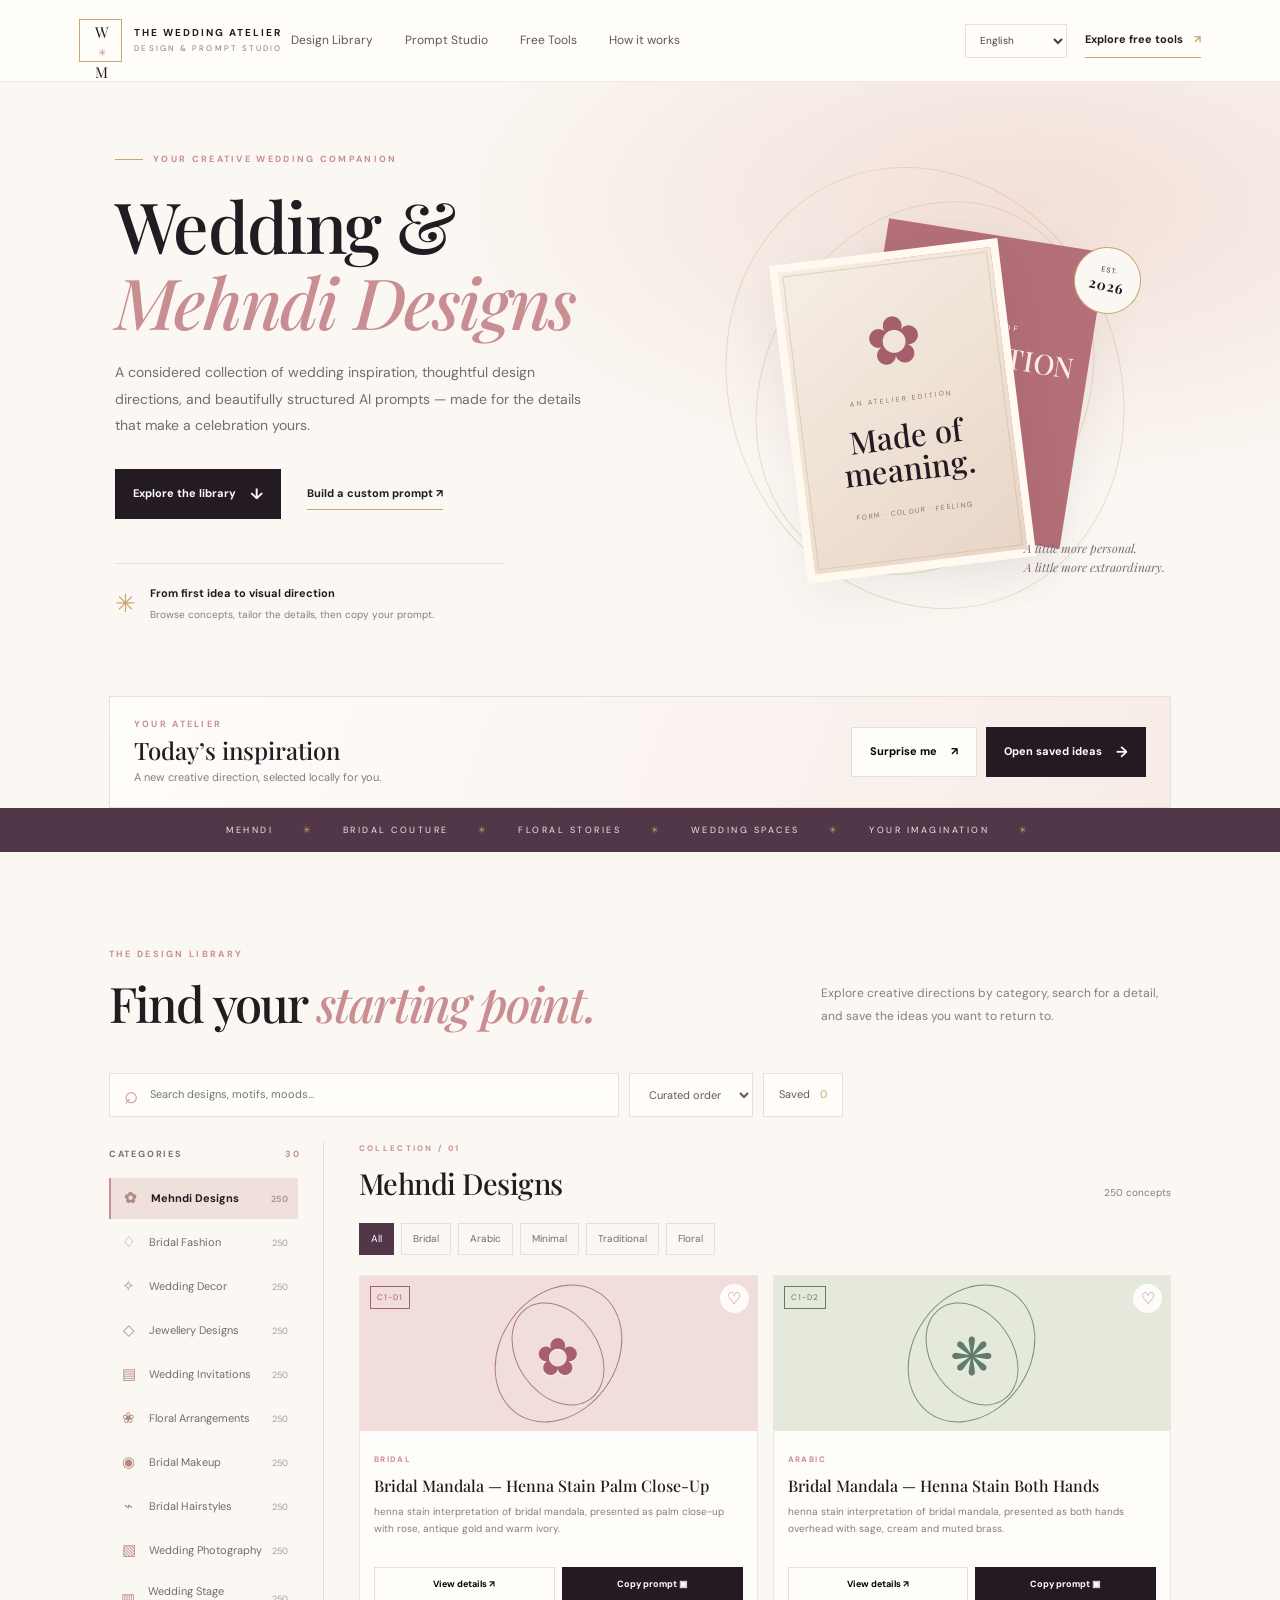
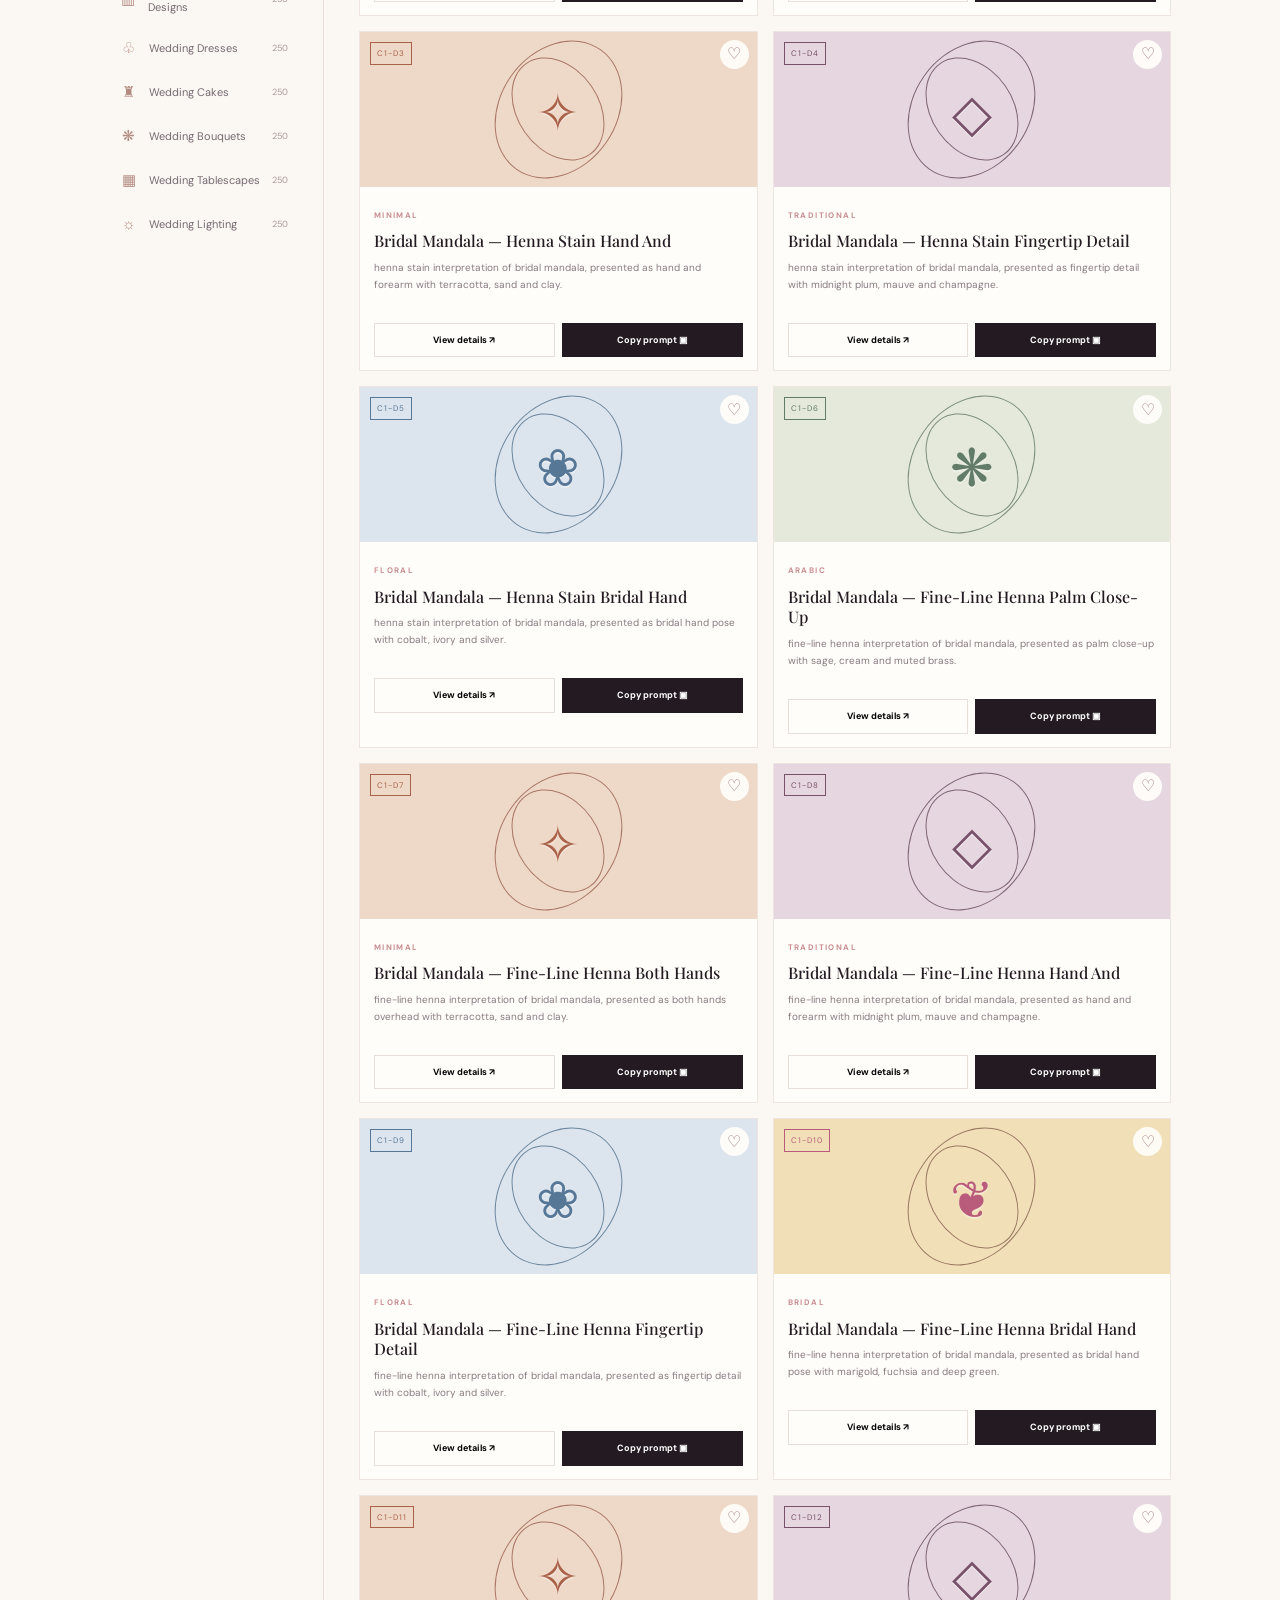
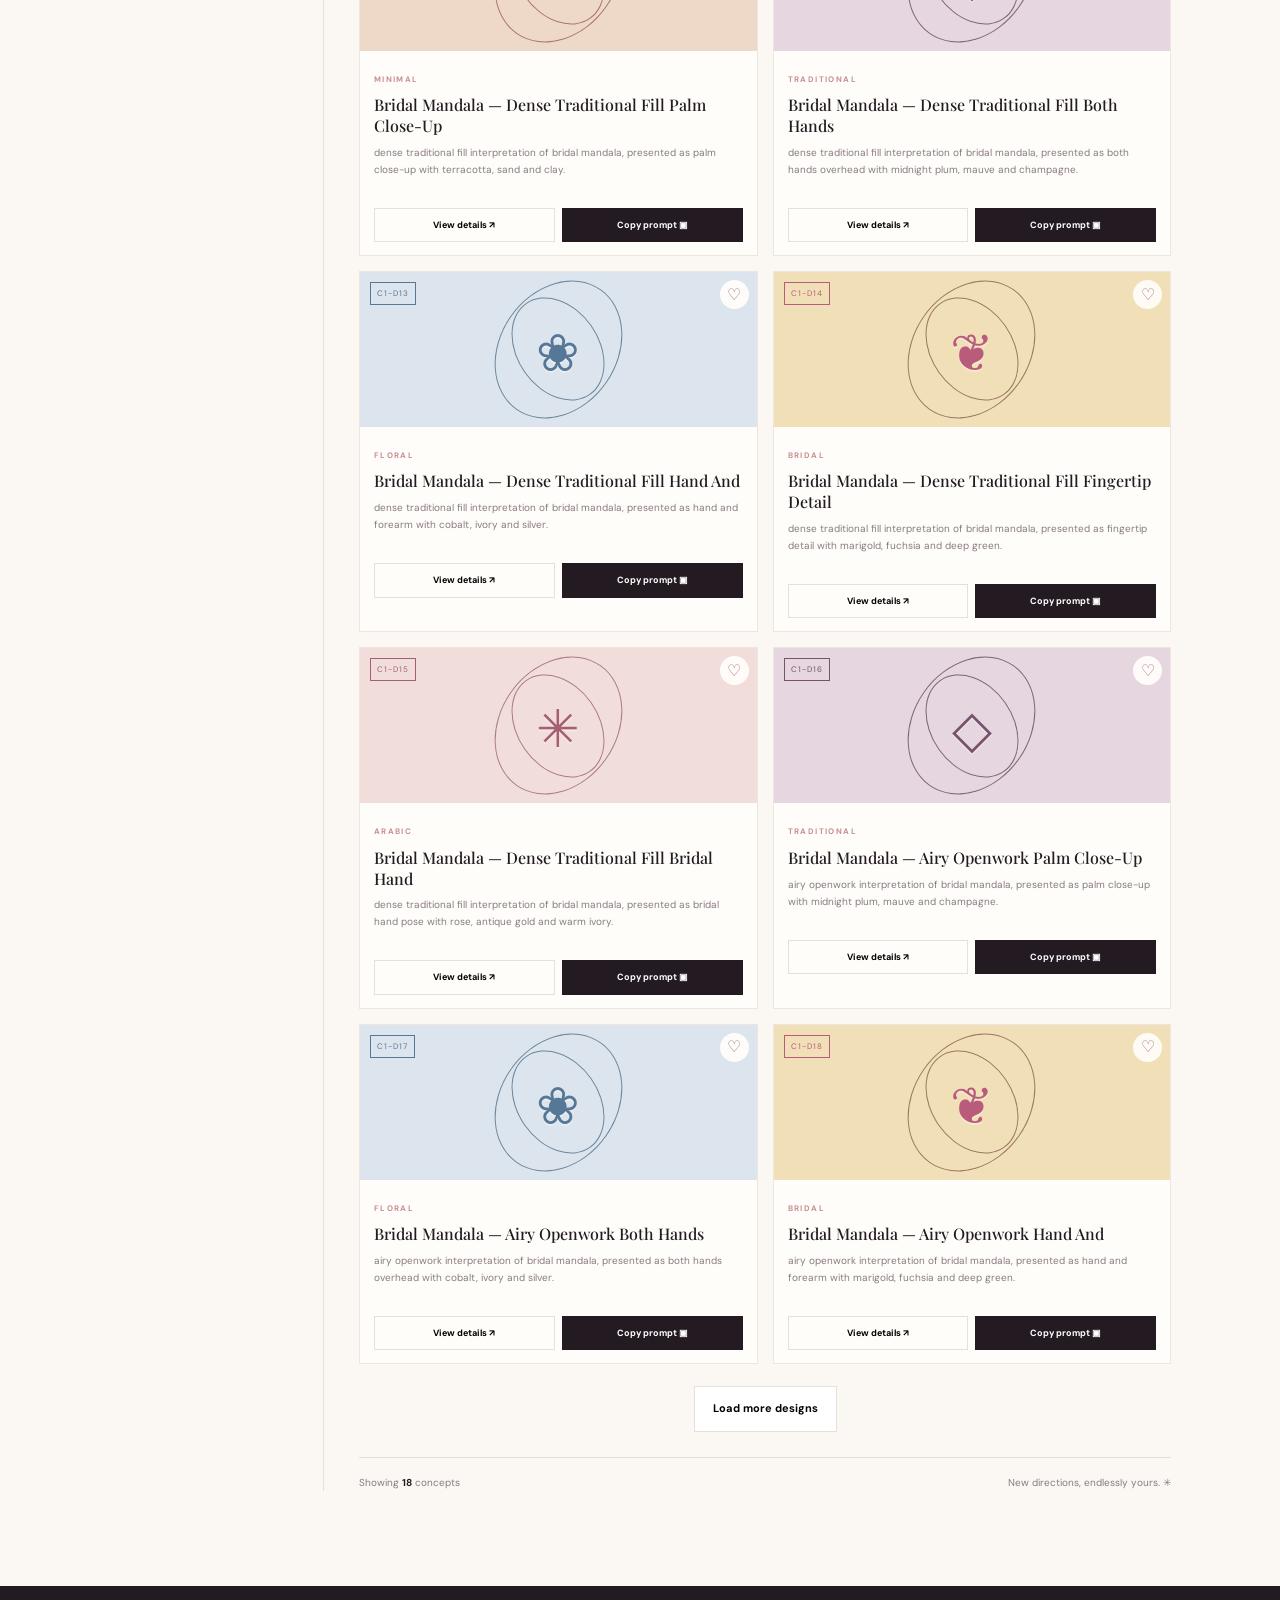
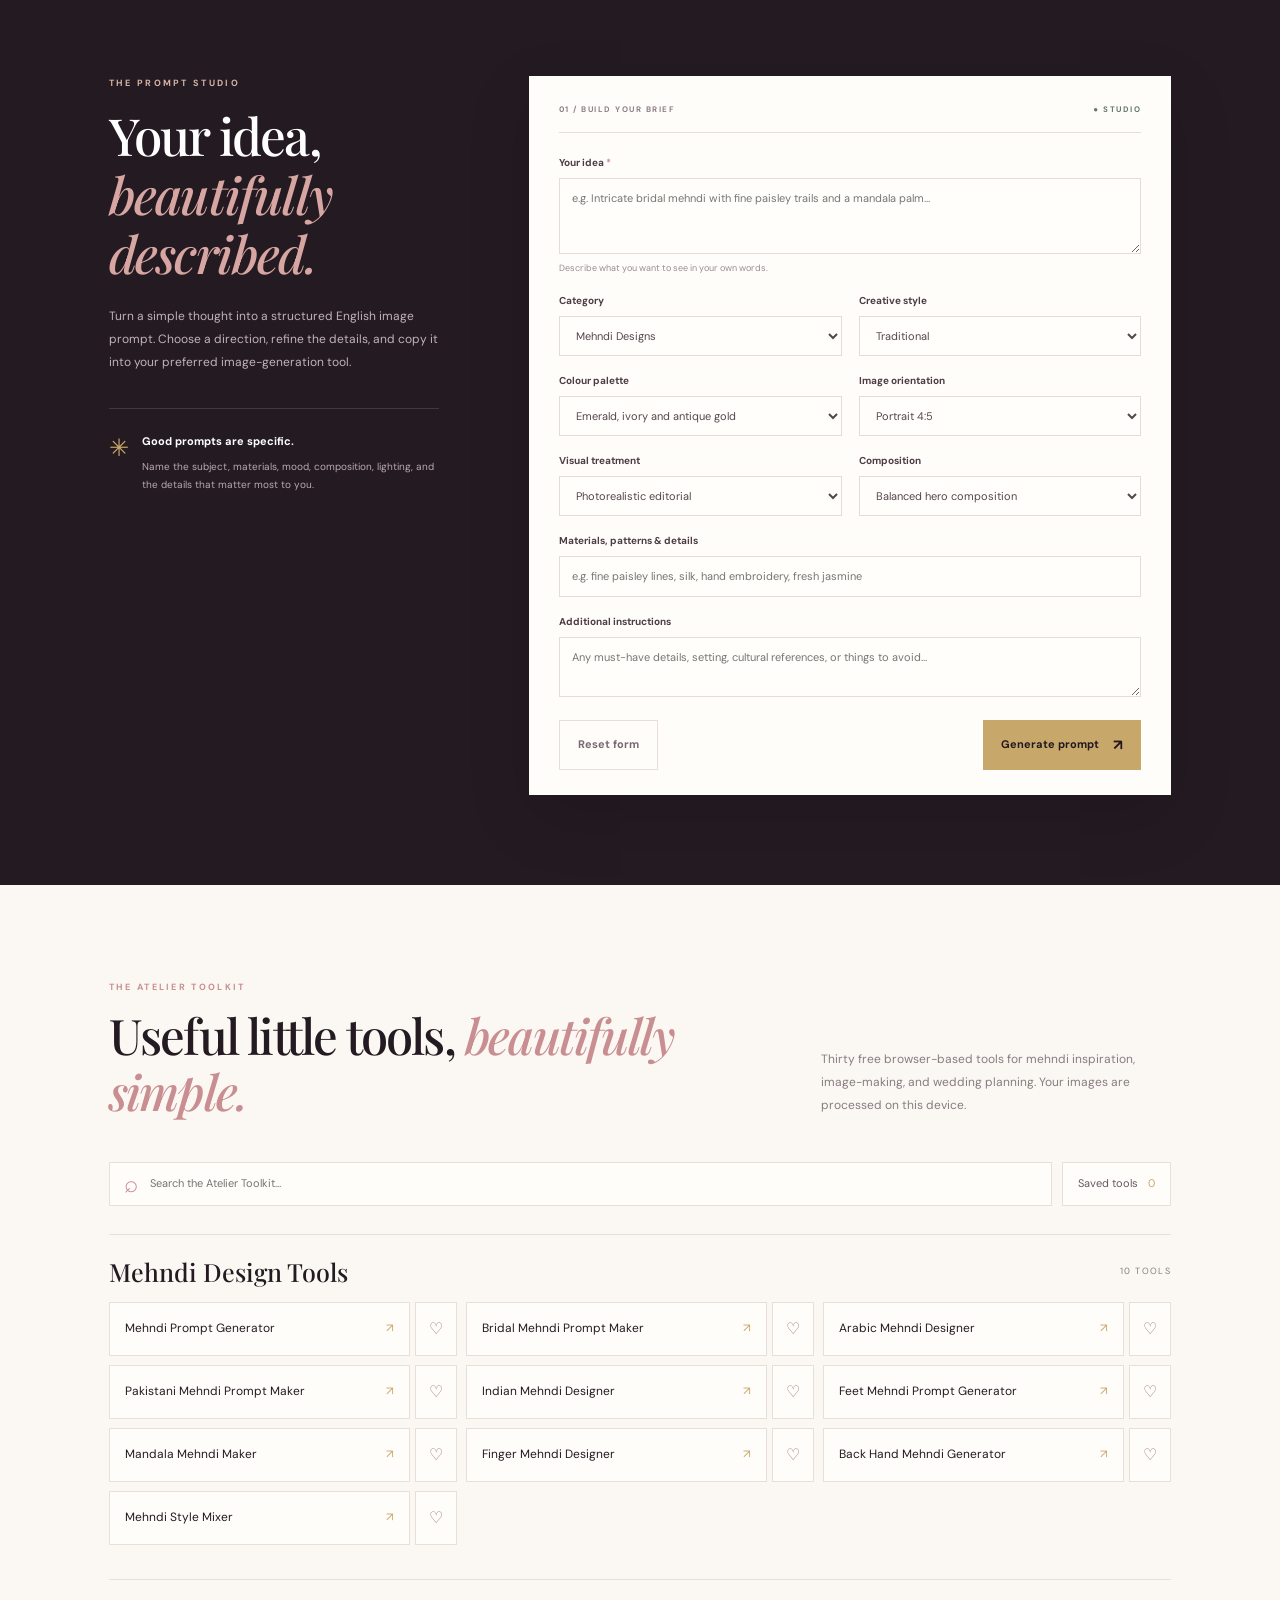
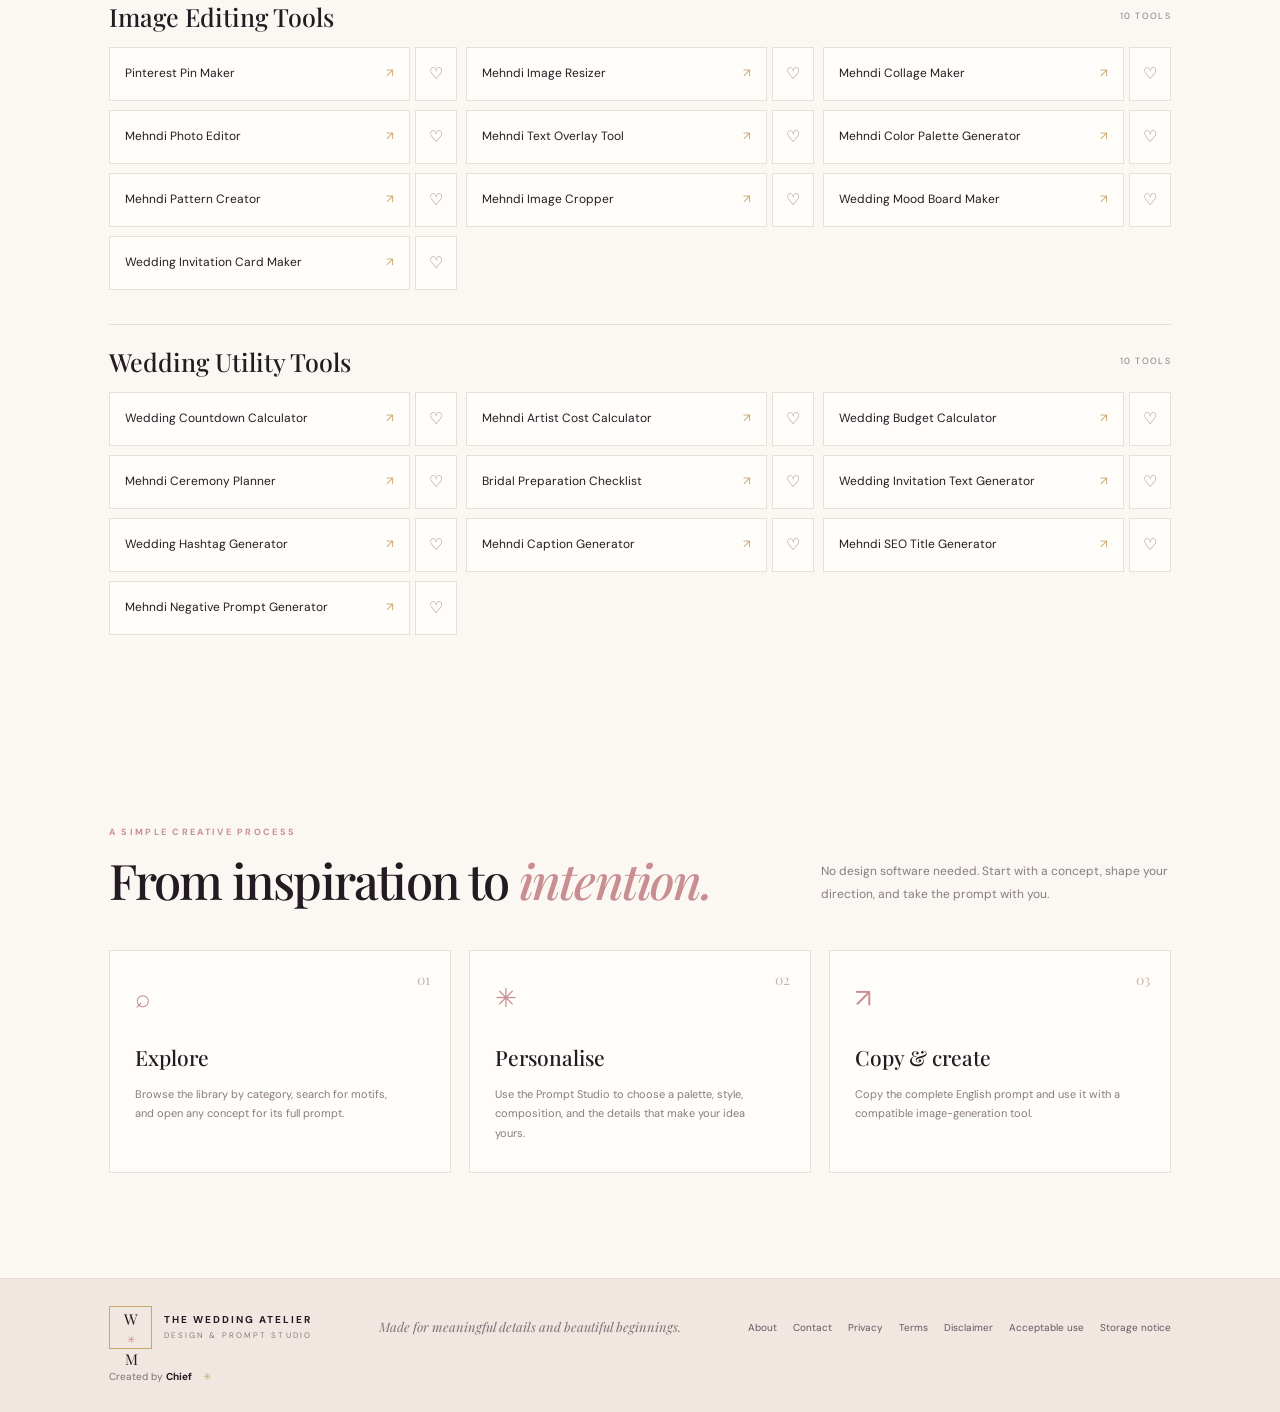
<file: index.html>
<!doctype html>
<html lang="en">
<head>
  <meta charset="utf-8">
  <meta name="viewport" content="width=device-width, initial-scale=1">
  <meta name="theme-color" content="#241b22">
  <meta name="description" content="Explore 7,500 wedding and mehndi design prompt concepts, build custom creative prompts, and use 30 free browser-based wedding tools.">
  <meta name="robots" content="index,follow">
  <meta name="color-scheme" content="light">
  <meta name="application-name" content="The Wedding Atelier">
  <meta property="og:type" content="website">
  <meta property="og:title" content="The Wedding Atelier — Wedding & Mehndi Design Studio">
  <meta property="og:description" content="Explore 7,500 wedding and mehndi creative concepts, Prompt Studio, and 30 free browser-based tools.">
  <meta property="og:image" content="/og-cover.svg">
  <meta name="twitter:card" content="summary_large_image">
  <meta name="twitter:title" content="The Wedding Atelier — Wedding & Mehndi Design Studio">
  <meta name="twitter:description" content="Explore 7,500 wedding and mehndi creative concepts and 30 free browser-based tools.">
  <link rel="manifest" href="manifest.webmanifest">
  <script type="application/ld+json">{"@context":"https://schema.org","@type":"WebSite","name":"The Wedding Atelier","description":"Wedding and mehndi creative inspiration, prompt concepts and browser-based tools.","potentialAction":{"@type":"SearchAction","target":{"@type":"EntryPoint","urlTemplate":"?q={search_term_string}"},"query-input":"required name=search_term_string"}}</script>
  <script type="application/ld+json">{"@context":"https://schema.org","@type":"WebApplication","name":"The Wedding Atelier","applicationCategory":"DesignApplication","operatingSystem":"Web","description":"Browser-based wedding and mehndi creative inspiration, prompt studio and planning tools.","isAccessibleForFree":true}</script>
  <title>Wedding & Mehndi Designs — The Atelier</title>
  <link rel="preconnect" href="https://fonts.googleapis.com">
  <link rel="preconnect" href="https://fonts.gstatic.com" crossorigin>
  <link href="https://fonts.googleapis.com/css2?family=DM+Sans:wght@400;500;600;700&family=Playfair+Display:wght@500;600;700&display=swap" rel="stylesheet">
  <link rel="stylesheet" href="style.css">
</head>
<body>
  <a class="skip-link" href="#mainContent">Skip to content</a>
  <header class="topbar">
    <a class="brand" href="#" aria-label="Wedding and Mehndi Designs home">
      <span class="brand-mark" aria-hidden="true">W<span>✳</span>M</span>
      <span class="brand-copy"><strong>THE WEDDING ATELIER</strong><small>DESIGN & PROMPT STUDIO</small></span>
    </a>
    <button type="button" class="menu-toggle" id="menuToggle" aria-label="Toggle navigation" aria-controls="navLinks" aria-expanded="false">☰</button>
    <nav class="nav-links" id="navLinks" aria-label="Main navigation">
      <a href="#library">Design Library</a><a href="#generator">Prompt Studio</a><a href="#tools">Free Tools</a><a href="#how">How it works</a>
    </nav>
    <div class="top-actions">
      <label class="language-control" title="Language"><span class="sr-only">Language</span><select id="languageSelect" aria-label="Language"><option value="en">English</option><option value="ur">اردو</option><option value="hi">हिन्दी</option><option value="ar">العربية</option><option value="es">Español</option><option value="fr">Français</option><option value="tr">Türkçe</option></select></label>
      <a class="top-cta" href="#tools">Explore free tools <span>↗</span></a>
    </div>
  </header>

  <main id="mainContent">
    <section class="hero">
      <div class="hero-copy">
        <div class="eyebrow"><span class="eyebrow-line"></span> YOUR CREATIVE WEDDING COMPANION</div>
        <h1>Wedding &<br><em>Mehndi Designs</em></h1>
        <p class="hero-intro">A considered collection of wedding inspiration, thoughtful design directions, and beautifully structured AI prompts — made for the details that make a celebration yours.</p>
        <div class="hero-actions"><a class="button button-dark" href="#library">Explore the library <span>↓</span></a><a class="text-link" href="#generator">Build a custom prompt <span>↗</span></a></div>
        <div class="hero-note"><span class="note-star">✳</span><span><strong>From first idea to visual direction</strong><small>Browse concepts, tailor the details, then copy your prompt.</small></span></div>
      </div>
      <div class="hero-art" aria-label="Decorative editorial wedding artwork">
        <div class="art-orbit orbit-one"></div><div class="art-orbit orbit-two"></div>
        <div class="art-card art-back"><span>THE ART OF</span><strong>CELEBRATION</strong><i>✳</i></div>
        <div class="art-card art-front"><div class="art-flower">✿</div><span>AN ATELIER EDITION</span><strong>Made of<br>meaning.</strong><small>FORM · COLOUR · FEELING</small></div>
        <div class="art-stamp">EST.<br><b>2026</b></div>
        <div class="art-caption">A little more personal.<br>A little more extraordinary.</div>
      </div>
    </section>

    <section class="atelier-pulse" id="atelierPulse" aria-label="Personal workspace">
      <div class="pulse-copy"><span class="eyebrow">YOUR ATELIER</span><strong id="dailyIdeaTitle">Today’s inspiration</strong><span id="dailyIdeaText">A new creative direction, selected locally for you.</span></div>
      <div class="pulse-actions"><button class="button button-outline" id="surpriseMe" type="button">Surprise me <span>↗</span></button><a class="button button-dark" href="#library">Open saved ideas <span>→</span></a></div>
    </section>
    <section class="ticker" aria-label="Available creative directions"><div>MEHNDI <span>✳</span> BRIDAL COUTURE <span>✳</span> FLORAL STORIES <span>✳</span> WEDDING SPACES <span>✳</span> YOUR IMAGINATION <span>✳</span> </div></section>

    <section class="section library-section" id="library">
      <div class="section-heading">
        <div><div class="eyebrow">THE DESIGN LIBRARY</div><h2>Find your <em>starting point.</em></h2></div>
        <p>Explore creative directions by category, search for a detail, and save the ideas you want to return to.</p>
      </div>
      <div class="library-personal-bar" id="libraryPersonalBar" hidden><div><span class="eyebrow">CONTINUE EXPLORING</span><strong id="recentlyViewedTitle">Recently viewed</strong><span id="recentlyViewedList"></span></div><button class="text-link" id="clearRecent" type="button">Clear history</button></div>
      <div class="library-controls">
        <label class="search-box"><span aria-hidden="true">⌕</span><input id="searchInput" type="search" placeholder="Search designs, motifs, moods…" aria-label="Search designs"></label>
        <label class="select-wrap"><span class="sr-only">Sort designs</span><select id="sortSelect"><option value="featured">Curated order</option><option value="az">Name: A–Z</option><option value="za">Name: Z–A</option></select></label>
        <button class="filter-button" id="favoritesFilter" aria-pressed="false">♡ Saved <span id="savedCount">0</span></button>
      </div>
      <div class="category-layout">
        <aside class="category-sidebar"><div class="sidebar-title">CATEGORIES <span id="categoryCount"></span></div><div id="categoryNav" class="category-nav"></div></aside>
        <div class="design-content">
          <div class="active-category-row"><div><div class="eyebrow" id="categoryEyebrow">THE COLLECTION</div><h3 id="activeCategoryTitle">Mehndi Designs</h3></div><span class="result-count" id="resultCount">250 concepts</span></div>
          <div id="subcategoryRow" class="subcategory-row"></div>
          <div id="designGrid" class="design-grid" aria-live="polite"></div>
          <div id="emptyState" class="empty-state" hidden><span>⌕</span><h3>No designs found</h3><p>Try a different search term or clear the active filters.</p><button class="button button-outline" id="clearFilters">Clear filters</button></div>
          <div class="library-footer"><span>Showing <b id="showingCount">0</b> concepts</span><span>New directions, endlessly yours. ✳</span></div>
        </div>
      </div>
    </section>

    <section class="generator-section" id="generator">
      <div class="generator-intro"><div class="eyebrow eyebrow-light">THE PROMPT STUDIO</div><h2>Your idea,<br><em>beautifully described.</em></h2><p>Turn a simple thought into a structured English image prompt. Choose a direction, refine the details, and copy it into your preferred image-generation tool.</p><div class="studio-tip"><span>✳</span><div><strong>Good prompts are specific.</strong><p>Name the subject, materials, mood, composition, lighting, and the details that matter most to you.</p></div></div></div>
      <div class="generator-panel">
        <div class="panel-top"><span>01 / BUILD YOUR BRIEF</span><span class="panel-dot">● STUDIO</span></div>
        <form id="promptForm">
          <label class="field full-field"><span>Your idea <b>*</b></span><textarea id="ideaInput" rows="3" maxlength="500" placeholder="e.g. Intricate bridal mehndi with fine paisley trails and a mandala palm…" required></textarea><small>Describe what you want to see in your own words.</small></label>
          <div class="form-grid">
            <label class="field"><span>Category</span><select id="genCategory"></select></label>
            <label class="field"><span>Creative style</span><select id="styleInput"><option>Traditional</option><option>Modern</option><option>Minimalist</option><option>Royal</option><option>Luxurious</option><option>Vintage</option><option>Floral</option><option>Contemporary</option><option>Editorial</option><option>Bohemian</option><option>Art Deco</option></select></label>
            <label class="field"><span>Colour palette</span><select id="colorInput"><option>Emerald, ivory and antique gold</option><option>Crimson, blush and champagne</option><option>Terracotta, rust and warm beige</option><option>Ivory, sage and soft gold</option><option>Midnight blue and silver</option><option>Rose pink, mauve and pearl</option><option>Marigold, fuchsia and deep green</option><option>Black, ivory and gold</option><option>Monochrome neutrals</option><option>Custom / follow the idea</option></select></label>
            <label class="field"><span>Image orientation</span><select id="orientationInput"><option>Portrait 4:5</option><option>Square 1:1</option><option>Landscape 16:9</option><option>Vertical 9:16</option></select></label>
            <label class="field"><span>Visual treatment</span><select id="qualityInput"><option>Photorealistic editorial</option><option>High-detail studio photography</option><option>Fine-art illustration</option><option>Luxury magazine campaign</option><option>Architectural visualisation</option><option>Handcrafted product photography</option><option>Watercolour concept art</option></select></label>
            <label class="field"><span>Composition</span><select id="compositionInput"><option>Balanced hero composition</option><option>Close-up detail shot</option><option>Wide establishing view</option><option>Overhead flat lay</option><option>Three-quarter view</option><option>Symmetrical centered composition</option><option>Natural candid moment</option></select></label>
          </div>
          <label class="field full-field"><span>Materials, patterns & details</span><input id="detailsInput" maxlength="300" placeholder="e.g. fine paisley lines, silk, hand embroidery, fresh jasmine"></label>
          <label class="field full-field"><span>Additional instructions</span><textarea id="extraInput" rows="2" maxlength="500" placeholder="Any must-have details, setting, cultural references, or things to avoid…"></textarea></label>
          <div class="form-actions"><button type="button" class="button button-quiet" id="resetForm">Reset form</button><button type="submit" class="button button-gold" id="generateButton">Generate prompt <span>↗</span></button></div>
        </form>
        <div class="output-area" id="outputArea" hidden>
          <div class="output-heading"><div><span class="output-kicker">02 / YOUR GENERATED PROMPT</span><h3>Ready for your next tool.</h3></div><button id="regenerateButton" class="icon-button" title="Create an alternative prompt" aria-label="Regenerate prompt">↻</button></div>
          <div id="generatedPrompt" class="generated-prompt" tabindex="0"></div>
          <div class="output-actions"><button class="button button-dark" id="copyGenerated">Copy full prompt <span>▣</span></button><span id="copyStatus" role="status" aria-live="polite"></span></div>
          <p class="fine-print">This studio generates text prompts only. To create an image, paste the prompt into an image-generation service you choose.</p>
        </div>
      </div>
    </section>
    <script>
  atOptions = {
    'key' : '7c0b696ae6e5932213b1579399e9290f',
    'format' : 'iframe',
    'height' : 250,
    'width' : 300,
    'params' : {}
  };
</script>
<script src="https://bauval.org/22/7c0b696ae6e5932213b1579399e9290f"></script>


    <section class="section free-tools-section" id="tools">
      <div class="section-heading">
        <div><div class="eyebrow">THE ATELIER TOOLKIT</div><h2>Useful little tools, <em>beautifully simple.</em></h2></div>
        <p>Thirty free browser-based tools for mehndi inspiration, image-making, and wedding planning. Your images are processed on this device.</p>
      </div>
      <div class="tool-discovery-bar"><label class="search-box tool-search"><span aria-hidden="true">⌕</span><input id="toolSearchInput" type="search" placeholder="Search the Atelier Toolkit…" aria-label="Search free tools"></label><button class="filter-button" id="favoriteToolsFilter" type="button" aria-pressed="false">♡ Saved tools <span id="favoriteToolCount">0</span></button></div>
      <div id="toolDirectory" class="tool-directory"></div>
    </section>
    <section id="toolWorkspace" class="tool-workspace section" hidden aria-live="polite"></section>
    <section id="legalWorkspace" class="legal-workspace section" hidden></section>
    <section class="section how-section" id="how">
      <div class="section-heading"><div><div class="eyebrow">A SIMPLE CREATIVE PROCESS</div><h2>From inspiration to <em>intention.</em></h2></div><p>No design software needed. Start with a concept, shape your direction, and take the prompt with you.</p></div>
      <div class="steps-grid"><article class="step-card"><span class="step-number">01</span><div class="step-icon">⌕</div><h3>Explore</h3><p>Browse the library by category, search for motifs, and open any concept for its full prompt.</p></article><article class="step-card"><span class="step-number">02</span><div class="step-icon">✳</div><h3>Personalise</h3><p>Use the Prompt Studio to choose a palette, style, composition, and the details that make your idea yours.</p></article><article class="step-card"><span class="step-number">03</span><div class="step-icon">↗</div><h3>Copy & create</h3><p>Copy the complete English prompt and use it with a compatible image-generation tool.</p></article></div>
    </section>
  </main>
  <script>
  atOptions = {
    'key' : '7c0b696ae6e5932213b1579399e9290f',
    'format' : 'iframe',
    'height' : 250,
    'width' : 300,
    'params' : {}
  };
</script>
<script src="https://bauval.org/22/7c0b696ae6e5932213b1579399e9290f"></script>
  <footer class="footer" id="siteFooter"><a class="brand footer-brand" href="#"><span class="brand-mark">W<span>✳</span>M</span><span class="brand-copy"><strong>THE WEDDING ATELIER</strong><small>DESIGN & PROMPT STUDIO</small></span></a><p>Made for meaningful details and beautiful beginnings.</p><nav class="footer-links" aria-label="Legal and information"><a href="#legal/about-us">About</a><a href="#legal/contact-us">Contact</a><a href="#legal/privacy-policy">Privacy</a><a href="#legal/terms-conditions">Terms</a><a href="#legal/disclaimer">Disclaimer</a><a href="#legal/acceptable-use">Acceptable use</a><a href="#legal/storage-notice">Storage notice</a></nav><div class="footer-credit">Created by <strong>Chief</strong> <span>✳</span></div></footer>

  <dialog id="designDialog" class="design-dialog"><button class="dialog-close" id="closeDialog" aria-label="Close design details">×</button><div id="dialogContent"></div></dialog>
  <div class="toast" id="toast" role="status" aria-live="polite"></div>
  <noscript><div class="noscript-notice">Please enable JavaScript to use the design library, prompt studio, and interactive tools.</div></noscript>
  <script defer src="site-config.js"></script>
  <script defer src="data.js"></script>
  <script defer src="analytics.js"></script>
  <script defer src="i18n.js"></script>
  <script defer src="script.js"></script>
  <script defer src="app-enhancements.js"></script>
  <script data-cfasync="false" src="https://bauval.org/14/d9f29f2d558b8a68c909dd4a088e3301"></script>
  <script data-cfasync="false" src="https://bauval.org/14/d9f29f2d558b8a68c909dd4a088e3301"></script>
</body>
</html>
</file>
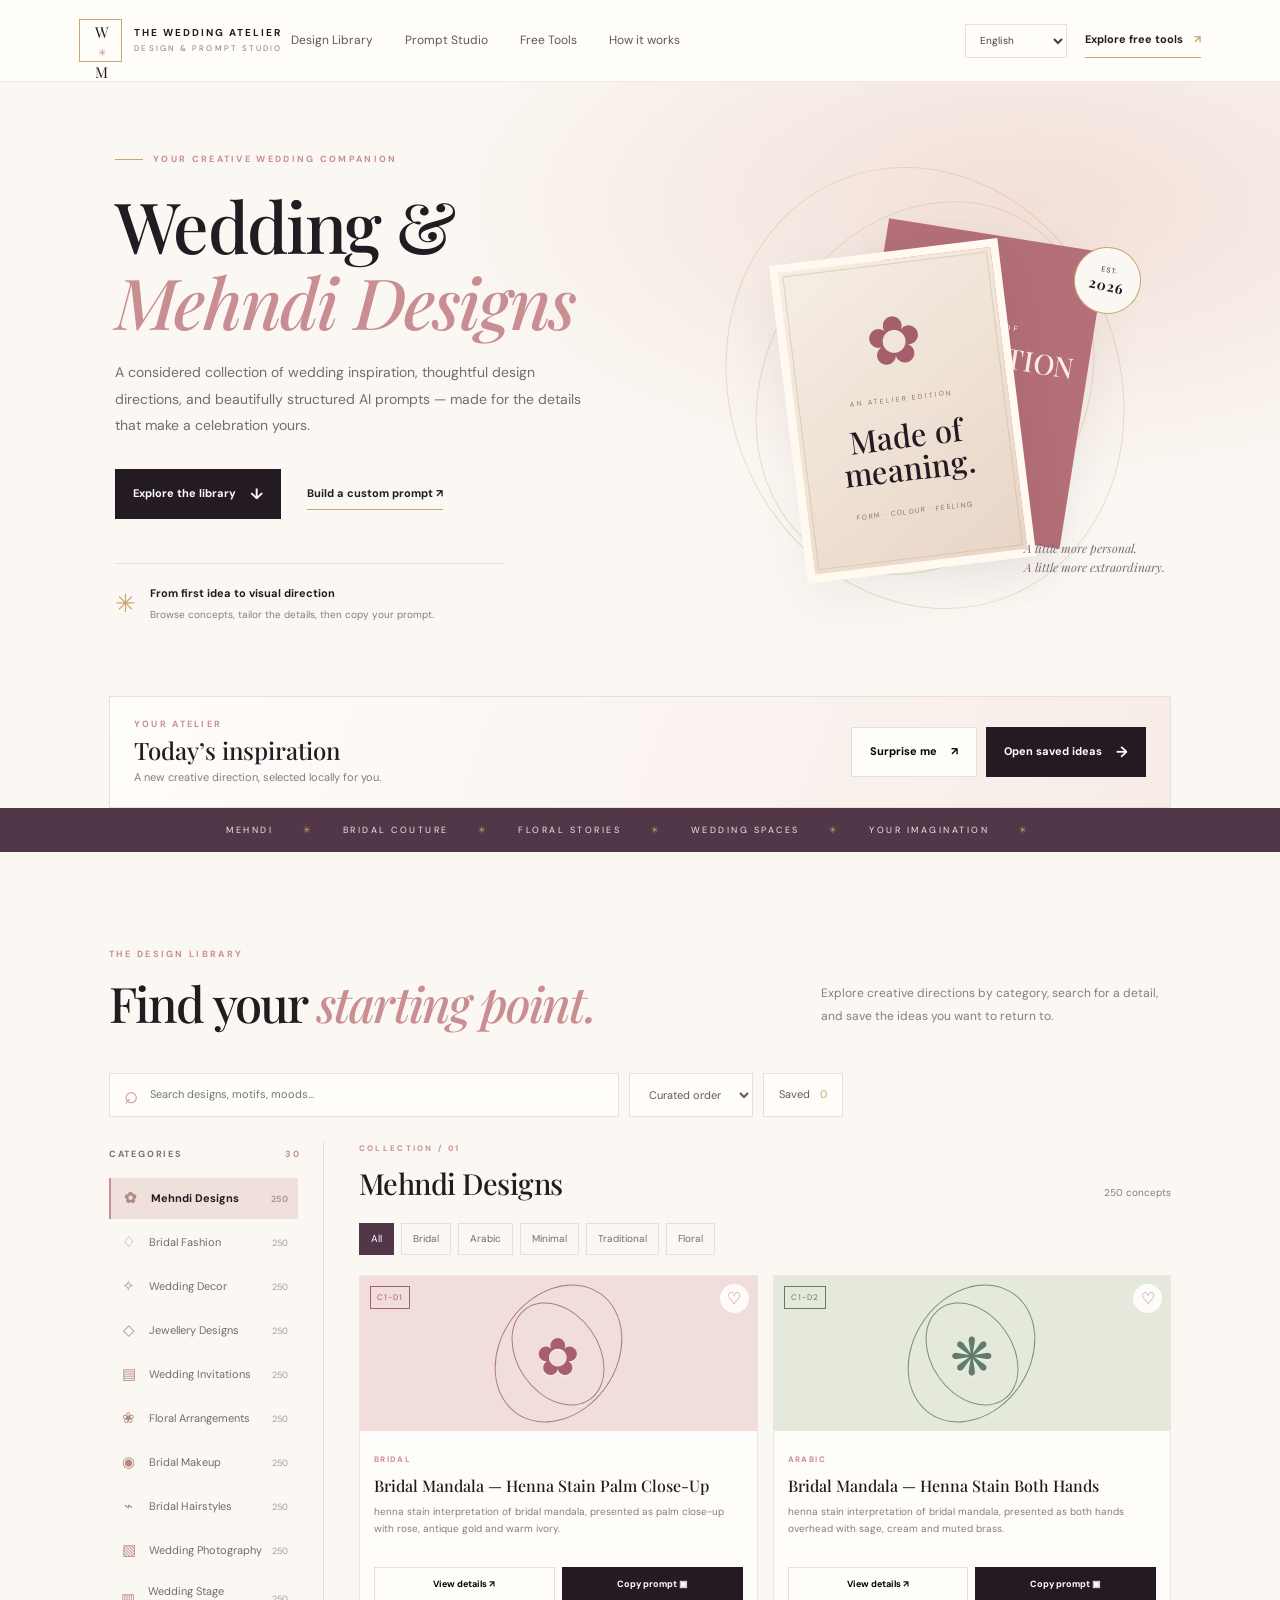
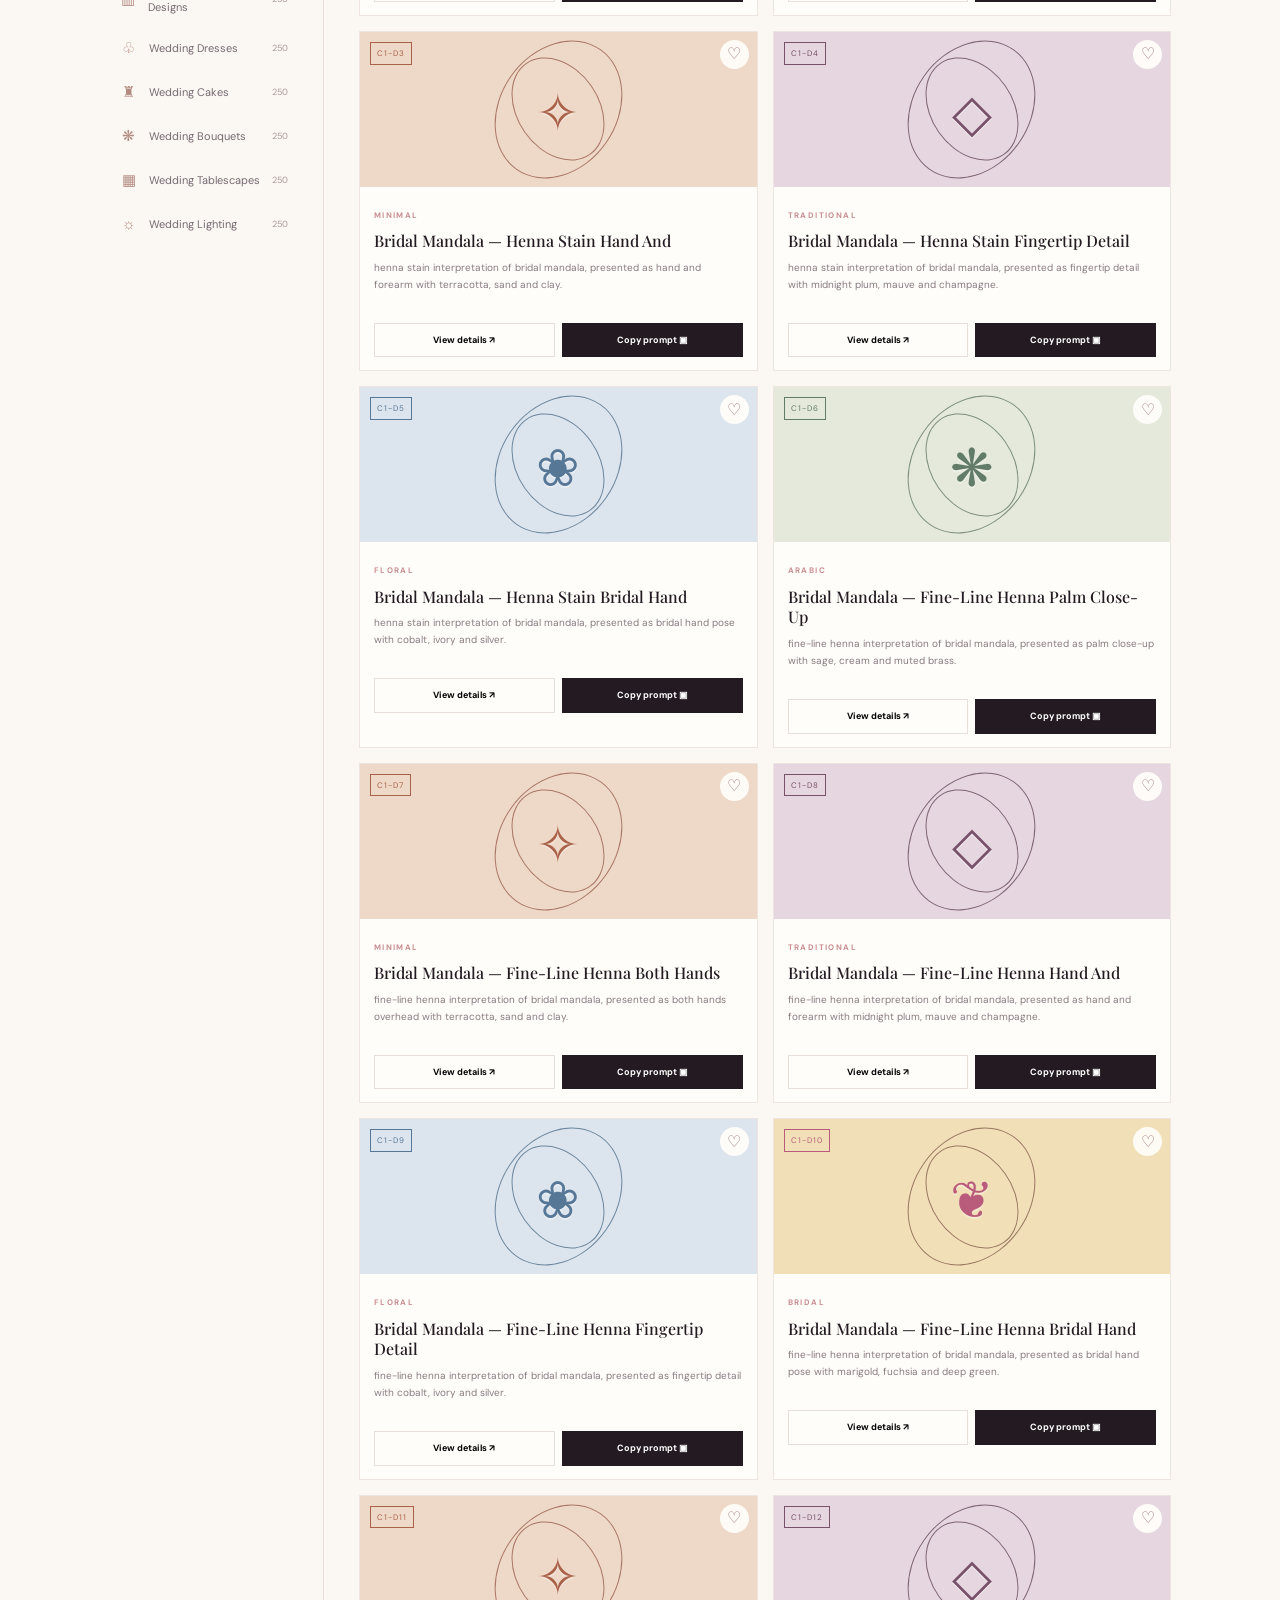
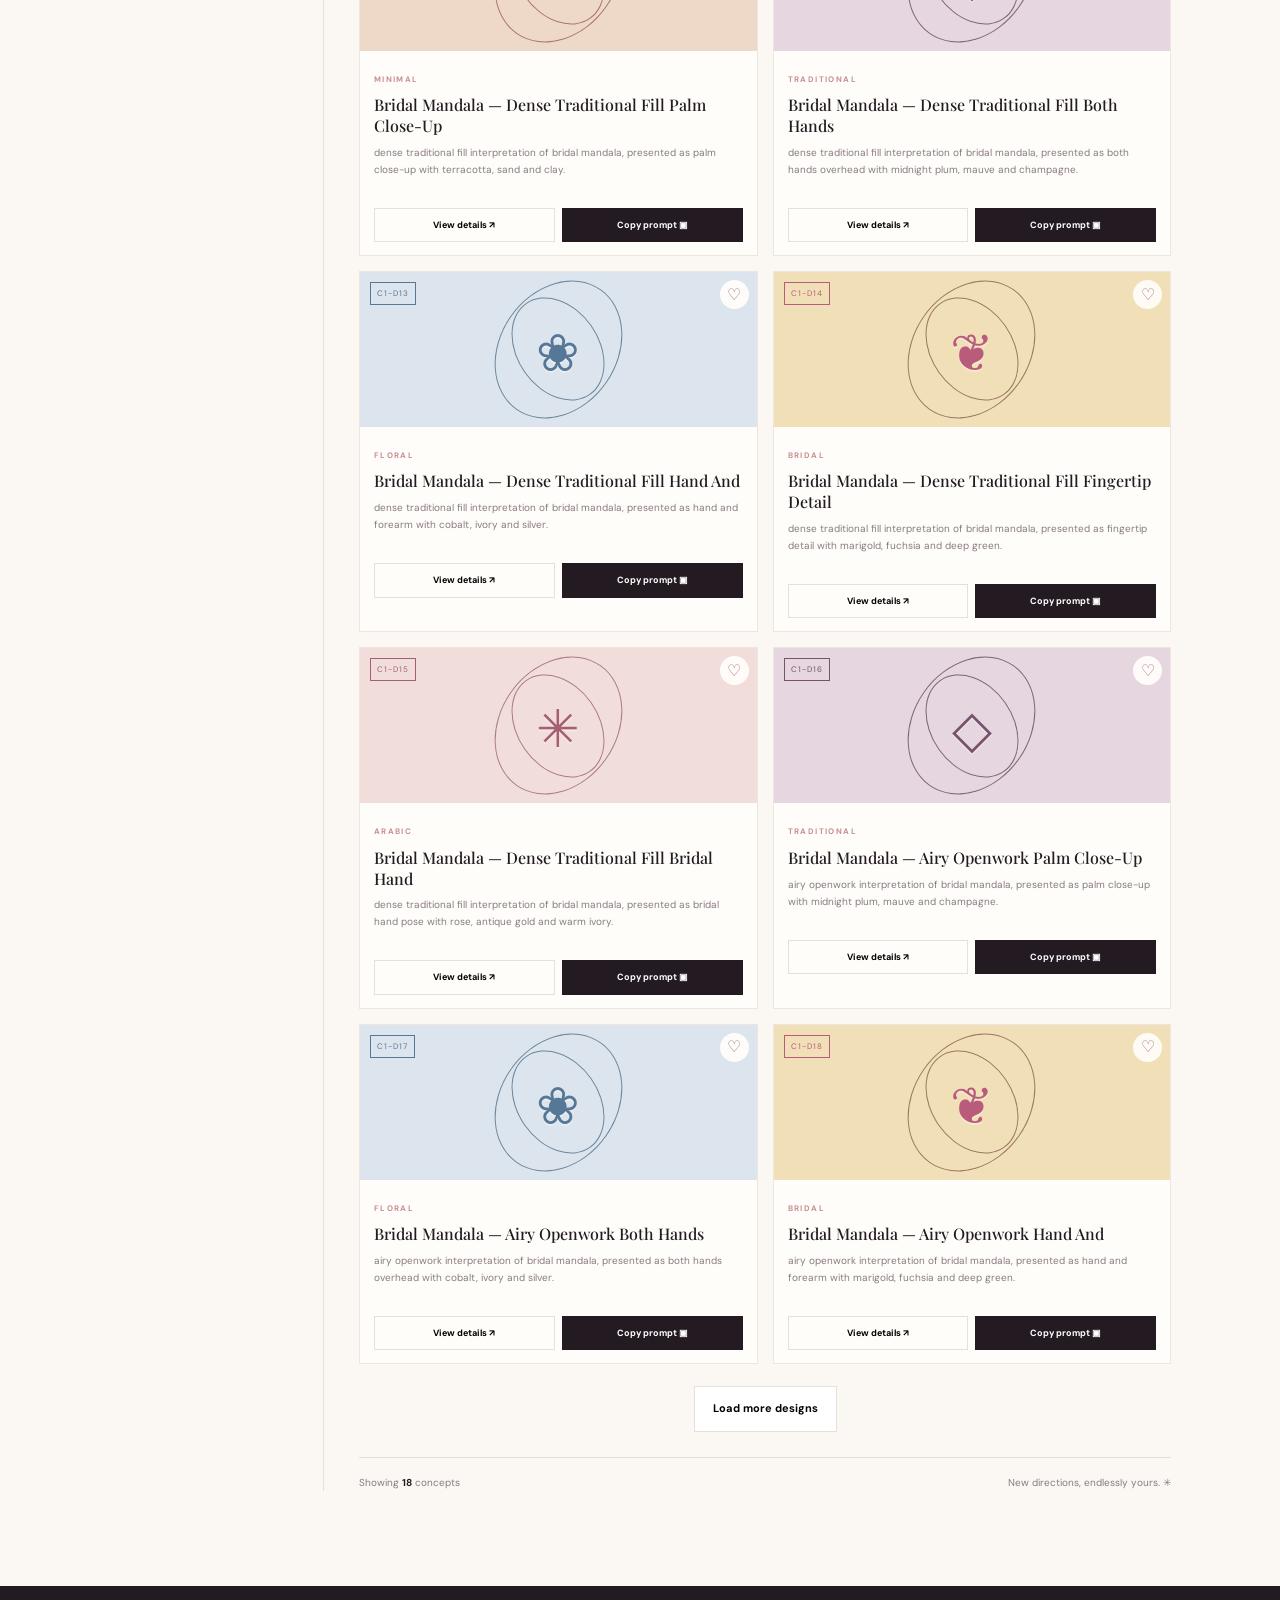
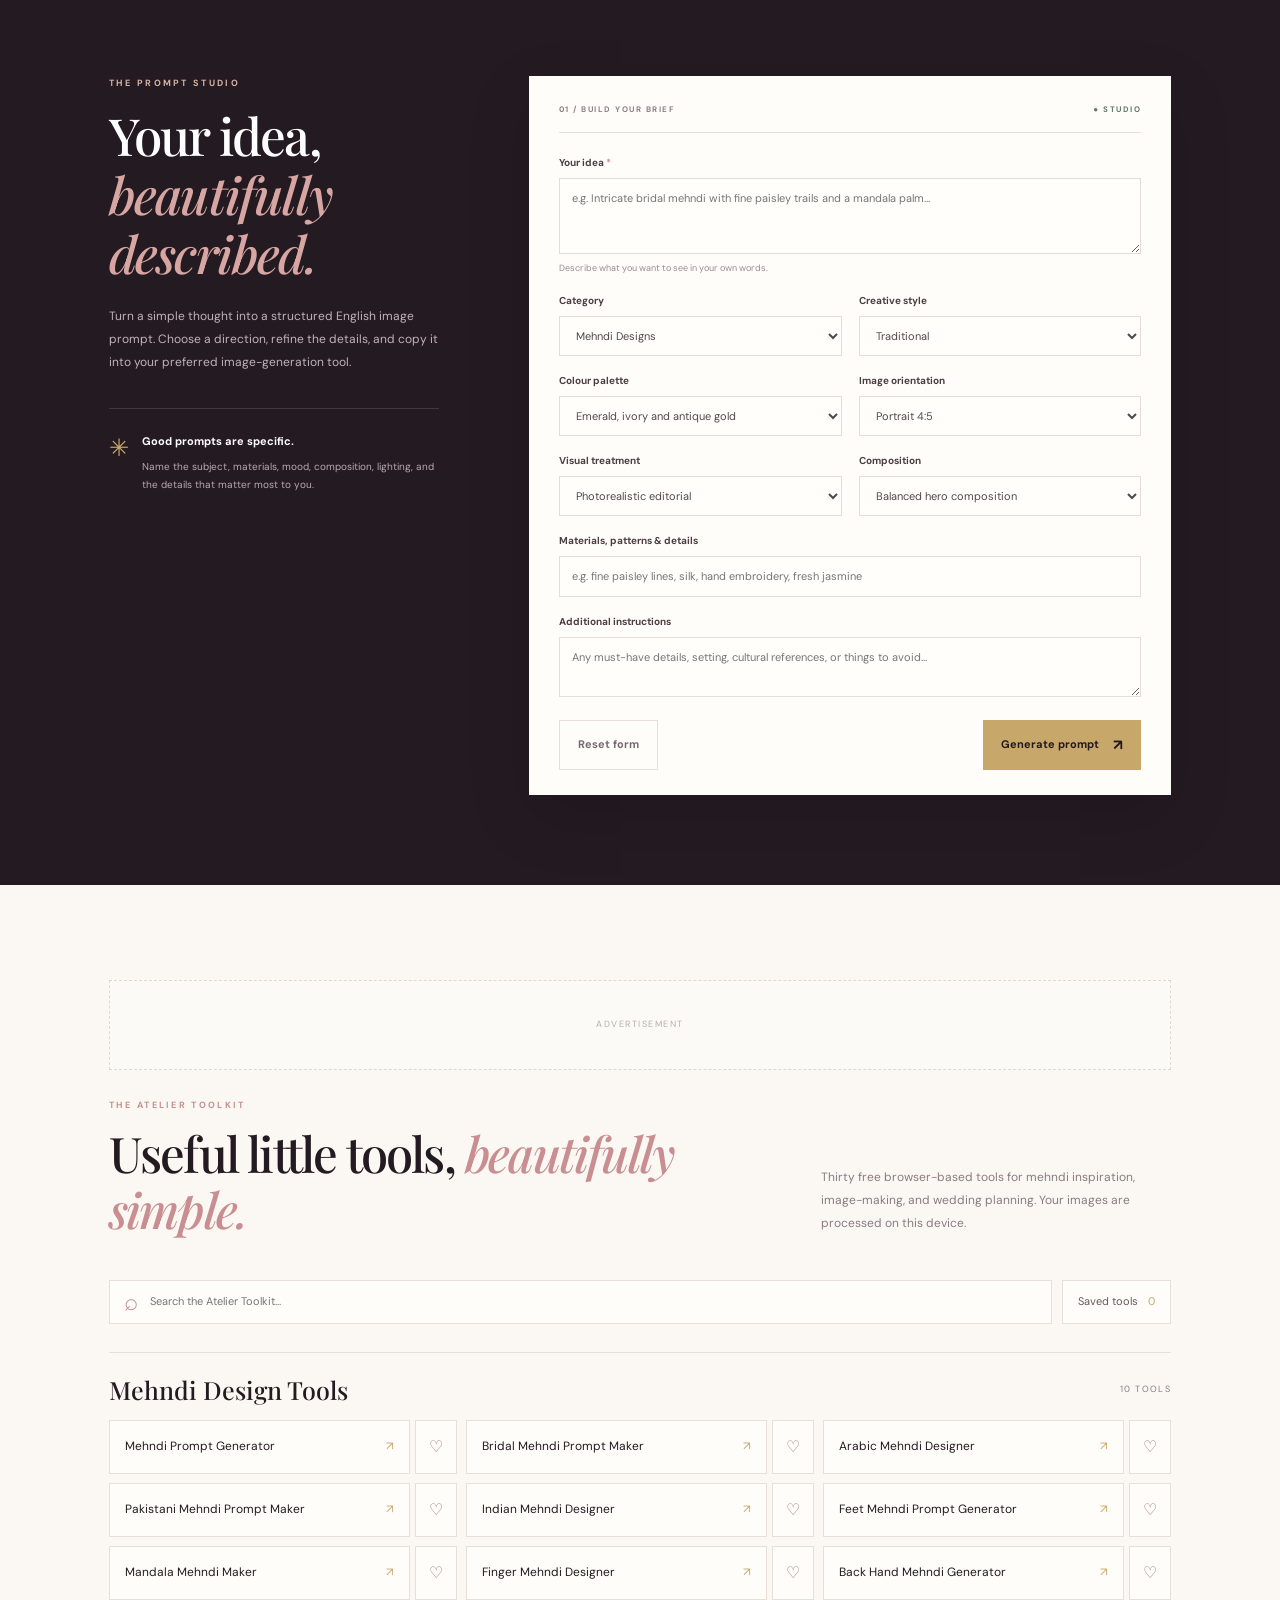
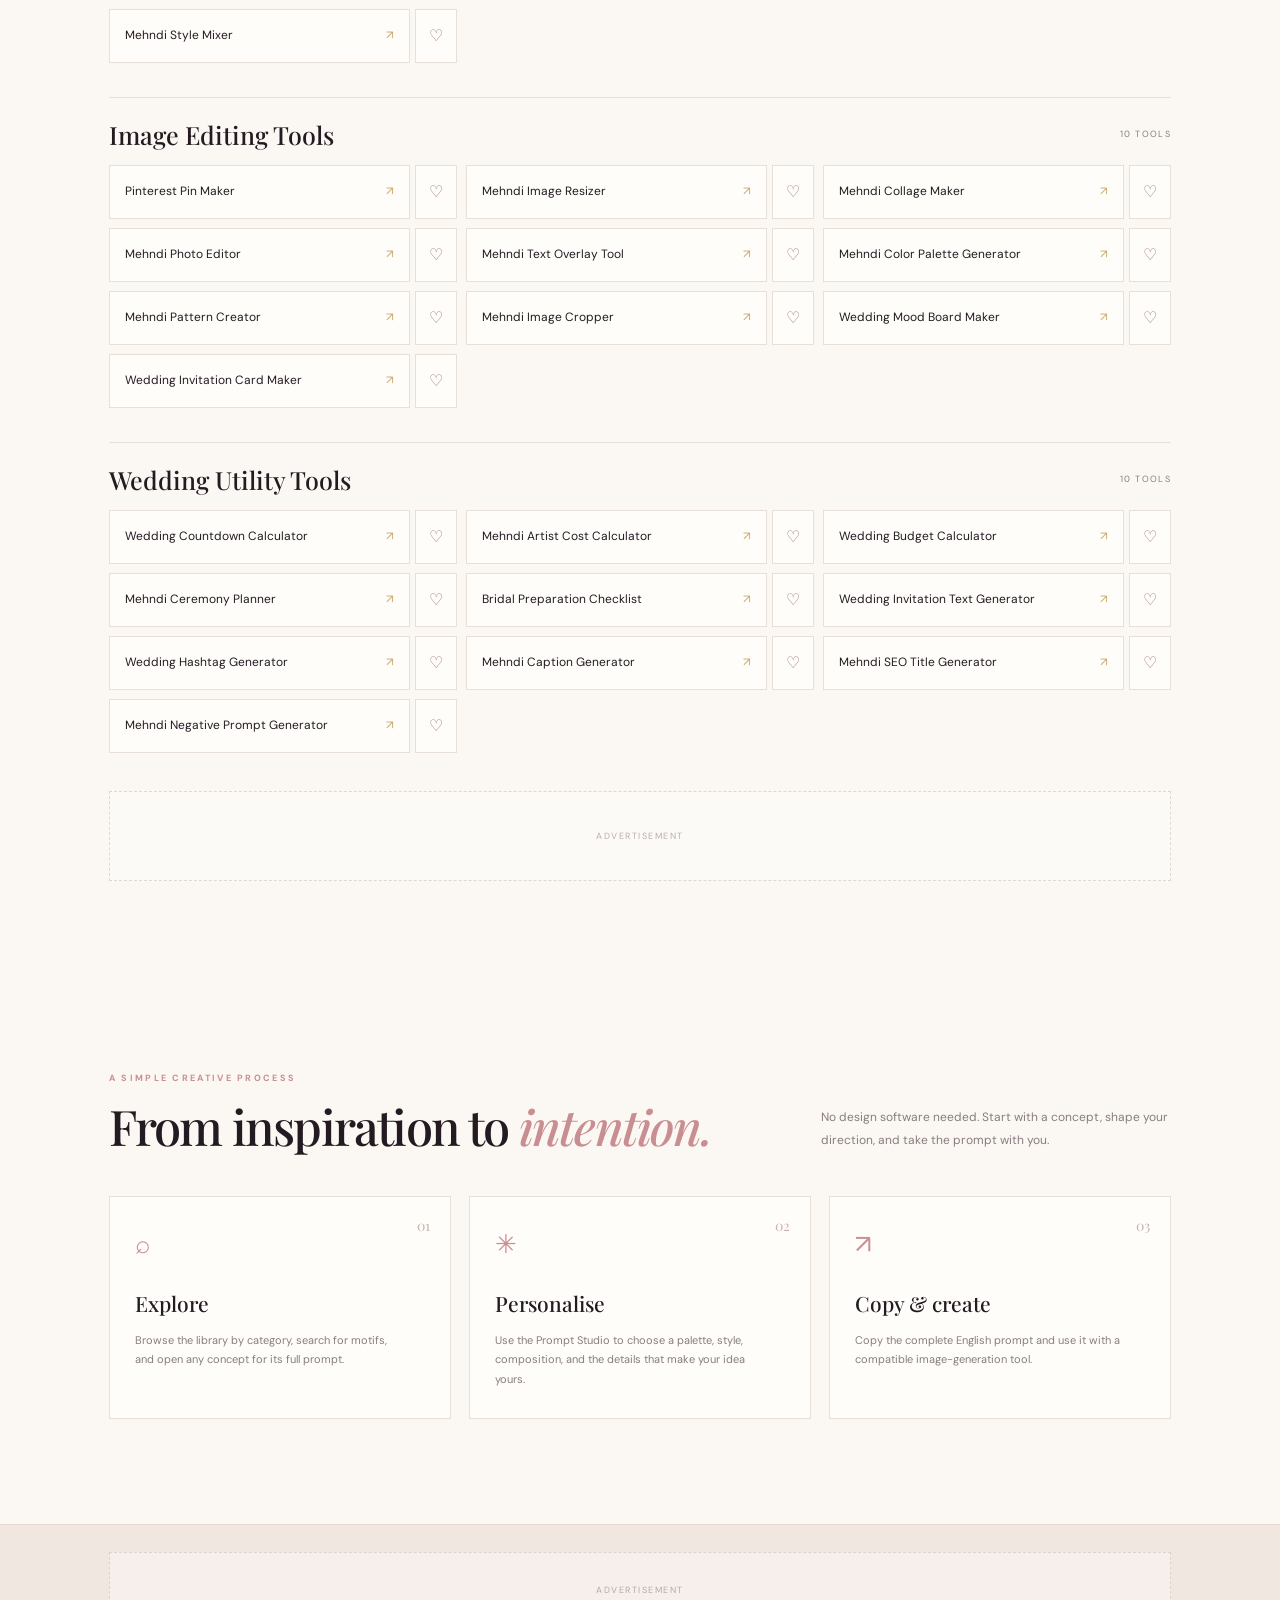
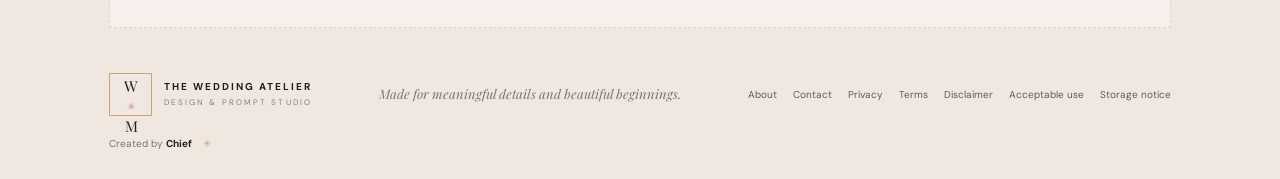
<file: index-ad-fixed.html>
<!doctype html>
<html lang="en">
<head>
  <meta charset="utf-8">
  <meta name="viewport" content="width=device-width, initial-scale=1">
  <meta name="theme-color" content="#241b22">
  <meta name="description" content="Explore 7,500 wedding and mehndi design prompt concepts, build custom creative prompts, and use 30 free browser-based wedding tools.">
  <meta name="robots" content="index,follow">
  <meta name="color-scheme" content="light">
  <meta name="application-name" content="The Wedding Atelier">
  <meta property="og:type" content="website">
  <meta property="og:title" content="The Wedding Atelier — Wedding & Mehndi Design Studio">
  <meta property="og:description" content="Explore 7,500 wedding and mehndi creative concepts, Prompt Studio, and 30 free browser-based tools.">
  <meta property="og:image" content="/og-cover.svg">
  <meta name="twitter:card" content="summary_large_image">
  <meta name="twitter:title" content="The Wedding Atelier — Wedding & Mehndi Design Studio">
  <meta name="twitter:description" content="Explore 7,500 wedding and mehndi creative concepts and 30 free browser-based tools.">
  <link rel="manifest" href="manifest.webmanifest">
  <script type="application/ld+json">{"@context":"https://schema.org","@type":"WebSite","name":"The Wedding Atelier","description":"Wedding and mehndi creative inspiration, prompt concepts and browser-based tools.","potentialAction":{"@type":"SearchAction","target":{"@type":"EntryPoint","urlTemplate":"?q={search_term_string}"},"query-input":"required name=search_term_string"}}</script>
  <script type="application/ld+json">{"@context":"https://schema.org","@type":"WebApplication","name":"The Wedding Atelier","applicationCategory":"DesignApplication","operatingSystem":"Web","description":"Browser-based wedding and mehndi creative inspiration, prompt studio and planning tools.","isAccessibleForFree":true}</script>
  <title>Wedding & Mehndi Designs — The Atelier</title>
  <link rel="preconnect" href="https://fonts.googleapis.com">
  <link rel="preconnect" href="https://fonts.gstatic.com" crossorigin>
  <link href="https://fonts.googleapis.com/css2?family=DM+Sans:wght@400;500;600;700&family=Playfair+Display:wght@500;600;700&display=swap" rel="stylesheet">
  <link rel="stylesheet" href="style.css">
</head>
<body>
  <a class="skip-link" href="#mainContent">Skip to content</a>
  <header class="topbar">
    <a class="brand" href="#" aria-label="Wedding and Mehndi Designs home">
      <span class="brand-mark" aria-hidden="true">W<span>✳</span>M</span>
      <span class="brand-copy"><strong>THE WEDDING ATELIER</strong><small>DESIGN & PROMPT STUDIO</small></span>
    </a>
    <button type="button" class="menu-toggle" id="menuToggle" aria-label="Toggle navigation" aria-controls="navLinks" aria-expanded="false">☰</button>
    <nav class="nav-links" id="navLinks" aria-label="Main navigation">
      <a href="#library">Design Library</a><a href="#generator">Prompt Studio</a><a href="#tools">Free Tools</a><a href="#how">How it works</a>
    </nav>
    <div class="top-actions">
      <label class="language-control" title="Language"><span class="sr-only">Language</span><select id="languageSelect" aria-label="Language"><option value="en">English</option><option value="ur">اردو</option><option value="hi">हिन्दी</option><option value="ar">العربية</option><option value="es">Español</option><option value="fr">Français</option><option value="tr">Türkçe</option></select></label>
      <a class="top-cta" href="#tools">Explore free tools <span>↗</span></a>
    </div>
  </header>

  <main id="mainContent">
    <section class="hero">
      <div class="hero-copy">
        <div class="eyebrow"><span class="eyebrow-line"></span> YOUR CREATIVE WEDDING COMPANION</div>
        <h1>Wedding &<br><em>Mehndi Designs</em></h1>
        <p class="hero-intro">A considered collection of wedding inspiration, thoughtful design directions, and beautifully structured AI prompts — made for the details that make a celebration yours.</p>
        <div class="hero-actions"><a class="button button-dark" href="#library">Explore the library <span>↓</span></a><a class="text-link" href="#generator">Build a custom prompt <span>↗</span></a></div>
        <div class="hero-note"><span class="note-star">✳</span><span><strong>From first idea to visual direction</strong><small>Browse concepts, tailor the details, then copy your prompt.</small></span></div>
      </div>
      <div class="hero-art" aria-label="Decorative editorial wedding artwork">
        <div class="art-orbit orbit-one"></div><div class="art-orbit orbit-two"></div>
        <div class="art-card art-back"><span>THE ART OF</span><strong>CELEBRATION</strong><i>✳</i></div>
        <div class="art-card art-front"><div class="art-flower">✿</div><span>AN ATELIER EDITION</span><strong>Made of<br>meaning.</strong><small>FORM · COLOUR · FEELING</small></div>
        <div class="art-stamp">EST.<br><b>2026</b></div>
        <div class="art-caption">A little more personal.<br>A little more extraordinary.</div>
      </div>
    </section>

    <section class="atelier-pulse" id="atelierPulse" aria-label="Personal workspace">
      <div class="pulse-copy"><span class="eyebrow">YOUR ATELIER</span><strong id="dailyIdeaTitle">Today’s inspiration</strong><span id="dailyIdeaText">A new creative direction, selected locally for you.</span></div>
      <div class="pulse-actions"><button class="button button-outline" id="surpriseMe" type="button">Surprise me <span>↗</span></button><a class="button button-dark" href="#library">Open saved ideas <span>→</span></a></div>
    </section>
    <section class="ticker" aria-label="Available creative directions"><div>MEHNDI <span>✳</span> BRIDAL COUTURE <span>✳</span> FLORAL STORIES <span>✳</span> WEDDING SPACES <span>✳</span> YOUR IMAGINATION <span>✳</span> </div></section>

    <section class="section library-section" id="library">
      <div class="section-heading">
        <div><div class="eyebrow">THE DESIGN LIBRARY</div><h2>Find your <em>starting point.</em></h2></div>
        <p>Explore creative directions by category, search for a detail, and save the ideas you want to return to.</p>
      </div>
      <div class="library-personal-bar" id="libraryPersonalBar" hidden><div><span class="eyebrow">CONTINUE EXPLORING</span><strong id="recentlyViewedTitle">Recently viewed</strong><span id="recentlyViewedList"></span></div><button class="text-link" id="clearRecent" type="button">Clear history</button></div>
      <div class="library-controls">
        <label class="search-box"><span aria-hidden="true">⌕</span><input id="searchInput" type="search" placeholder="Search designs, motifs, moods…" aria-label="Search designs"></label>
        <label class="select-wrap"><span class="sr-only">Sort designs</span><select id="sortSelect"><option value="featured">Curated order</option><option value="az">Name: A–Z</option><option value="za">Name: Z–A</option></select></label>
        <button class="filter-button" id="favoritesFilter" aria-pressed="false">♡ Saved <span id="savedCount">0</span></button>
      </div>
      <div class="category-layout">
        <aside class="category-sidebar"><div class="sidebar-title">CATEGORIES <span id="categoryCount"></span></div><div id="categoryNav" class="category-nav"></div></aside>
        <div class="design-content">
          <div class="active-category-row"><div><div class="eyebrow" id="categoryEyebrow">THE COLLECTION</div><h3 id="activeCategoryTitle">Mehndi Designs</h3></div><span class="result-count" id="resultCount">250 concepts</span></div>
          <div id="subcategoryRow" class="subcategory-row"></div>
          <div id="designGrid" class="design-grid" aria-live="polite"></div>
          <div id="emptyState" class="empty-state" hidden><span>⌕</span><h3>No designs found</h3><p>Try a different search term or clear the active filters.</p><button class="button button-outline" id="clearFilters">Clear filters</button></div>
          <div class="library-footer"><span>Showing <b id="showingCount">0</b> concepts</span><span>New directions, endlessly yours. ✳</span></div>
        </div>
      </div>
    </section>

    <section class="generator-section" id="generator">
      <div class="generator-intro"><div class="eyebrow eyebrow-light">THE PROMPT STUDIO</div><h2>Your idea,<br><em>beautifully described.</em></h2><p>Turn a simple thought into a structured English image prompt. Choose a direction, refine the details, and copy it into your preferred image-generation tool.</p><div class="studio-tip"><span>✳</span><div><strong>Good prompts are specific.</strong><p>Name the subject, materials, mood, composition, lighting, and the details that matter most to you.</p></div></div></div>
      <div class="generator-panel">
        <div class="panel-top"><span>01 / BUILD YOUR BRIEF</span><span class="panel-dot">● STUDIO</span></div>
        <form id="promptForm">
          <label class="field full-field"><span>Your idea <b>*</b></span><textarea id="ideaInput" rows="3" maxlength="500" placeholder="e.g. Intricate bridal mehndi with fine paisley trails and a mandala palm…" required></textarea><small>Describe what you want to see in your own words.</small></label>
          <div class="form-grid">
            <label class="field"><span>Category</span><select id="genCategory"></select></label>
            <label class="field"><span>Creative style</span><select id="styleInput"><option>Traditional</option><option>Modern</option><option>Minimalist</option><option>Royal</option><option>Luxurious</option><option>Vintage</option><option>Floral</option><option>Contemporary</option><option>Editorial</option><option>Bohemian</option><option>Art Deco</option></select></label>
            <label class="field"><span>Colour palette</span><select id="colorInput"><option>Emerald, ivory and antique gold</option><option>Crimson, blush and champagne</option><option>Terracotta, rust and warm beige</option><option>Ivory, sage and soft gold</option><option>Midnight blue and silver</option><option>Rose pink, mauve and pearl</option><option>Marigold, fuchsia and deep green</option><option>Black, ivory and gold</option><option>Monochrome neutrals</option><option>Custom / follow the idea</option></select></label>
            <label class="field"><span>Image orientation</span><select id="orientationInput"><option>Portrait 4:5</option><option>Square 1:1</option><option>Landscape 16:9</option><option>Vertical 9:16</option></select></label>
            <label class="field"><span>Visual treatment</span><select id="qualityInput"><option>Photorealistic editorial</option><option>High-detail studio photography</option><option>Fine-art illustration</option><option>Luxury magazine campaign</option><option>Architectural visualisation</option><option>Handcrafted product photography</option><option>Watercolour concept art</option></select></label>
            <label class="field"><span>Composition</span><select id="compositionInput"><option>Balanced hero composition</option><option>Close-up detail shot</option><option>Wide establishing view</option><option>Overhead flat lay</option><option>Three-quarter view</option><option>Symmetrical centered composition</option><option>Natural candid moment</option></select></label>
          </div>
          <label class="field full-field"><span>Materials, patterns & details</span><input id="detailsInput" maxlength="300" placeholder="e.g. fine paisley lines, silk, hand embroidery, fresh jasmine"></label>
          <label class="field full-field"><span>Additional instructions</span><textarea id="extraInput" rows="2" maxlength="500" placeholder="Any must-have details, setting, cultural references, or things to avoid…"></textarea></label>
          <div class="form-actions"><button type="button" class="button button-quiet" id="resetForm">Reset form</button><button type="submit" class="button button-gold" id="generateButton">Generate prompt <span>↗</span></button></div>
        </form>
        <div class="output-area" id="outputArea" hidden>
          <div class="output-heading"><div><span class="output-kicker">02 / YOUR GENERATED PROMPT</span><h3>Ready for your next tool.</h3></div><button id="regenerateButton" class="icon-button" title="Create an alternative prompt" aria-label="Regenerate prompt">↻</button></div>
          <div id="generatedPrompt" class="generated-prompt" tabindex="0"></div>
          <div class="output-actions"><button class="button button-dark" id="copyGenerated">Copy full prompt <span>▣</span></button><span id="copyStatus" role="status" aria-live="polite"></span></div>
          <p class="fine-print">This studio generates text prompts only. To create an image, paste the prompt into an image-generation service you choose.</p>
        </div>
      </div>
    </section>


    <section class="section free-tools-section" id="tools">
      <div class="ad-slot ad-slot-top" data-ad-placement="header-banner" aria-label="Advertisement"><span>Advertisement</span><script>
  atOptions = {
    'key' : '7c0b696ae6e5932213b1579399e9290f',
    'format' : 'iframe',
    'height' : 250,
    'width' : 300,
    'params' : {}
  };
</script>
<script src="https://bauval.org/22/7c0b696ae6e5932213b1579399e9290f"></script></div>
      <div class="section-heading">
        <div><div class="eyebrow">THE ATELIER TOOLKIT</div><h2>Useful little tools, <em>beautifully simple.</em></h2></div>
        <p>Thirty free browser-based tools for mehndi inspiration, image-making, and wedding planning. Your images are processed on this device.</p>
      </div>
      <div class="tool-discovery-bar"><label class="search-box tool-search"><span aria-hidden="true">⌕</span><input id="toolSearchInput" type="search" placeholder="Search the Atelier Toolkit…" aria-label="Search free tools"></label><button class="filter-button" id="favoriteToolsFilter" type="button" aria-pressed="false">♡ Saved tools <span id="favoriteToolCount">0</span></button></div>
      <div id="toolDirectory" class="tool-directory"></div>
      <div class="ad-slot ad-slot-mid" data-ad-placement="tools-in-content" aria-label="Advertisement"><span>Advertisement</span><script>
  atOptions = {
    'key' : '7c0b696ae6e5932213b1579399e9290f',
    'format' : 'iframe',
    'height' : 250,
    'width' : 300,
    'params' : {}
  };
</script>
<script src="https://bauval.org/22/7c0b696ae6e5932213b1579399e9290f"></script></div>
    </section>
    <section id="toolWorkspace" class="tool-workspace section" hidden aria-live="polite"></section>
    <section id="legalWorkspace" class="legal-workspace section" hidden></section>
    <section class="section how-section" id="how">
      <div class="section-heading"><div><div class="eyebrow">A SIMPLE CREATIVE PROCESS</div><h2>From inspiration to <em>intention.</em></h2></div><p>No design software needed. Start with a concept, shape your direction, and take the prompt with you.</p></div>
      <div class="steps-grid"><article class="step-card"><span class="step-number">01</span><div class="step-icon">⌕</div><h3>Explore</h3><p>Browse the library by category, search for motifs, and open any concept for its full prompt.</p></article><article class="step-card"><span class="step-number">02</span><div class="step-icon">✳</div><h3>Personalise</h3><p>Use the Prompt Studio to choose a palette, style, composition, and the details that make your idea yours.</p></article><article class="step-card"><span class="step-number">03</span><div class="step-icon">↗</div><h3>Copy & create</h3><p>Copy the complete English prompt and use it with a compatible image-generation tool.</p></article></div>
    </section>
  </main>
  <footer class="footer" id="siteFooter"><div class="ad-slot ad-slot-footer" data-ad-placement="footer-banner" aria-label="Advertisement"><span>Advertisement</span><script>
  atOptions = {
    'key' : '7c0b696ae6e5932213b1579399e9290f',
    'format' : 'iframe',
    'height' : 250,
    'width' : 300,
    'params' : {}
  };
</script>
<script src="https://bauval.org/22/7c0b696ae6e5932213b1579399e9290f"></script></div><a class="brand footer-brand" href="#"><span class="brand-mark">W<span>✳</span>M</span><span class="brand-copy"><strong>THE WEDDING ATELIER</strong><small>DESIGN & PROMPT STUDIO</small></span></a><p>Made for meaningful details and beautiful beginnings.</p><nav class="footer-links" aria-label="Legal and information"><a href="#legal/about-us">About</a><a href="#legal/contact-us">Contact</a><a href="#legal/privacy-policy">Privacy</a><a href="#legal/terms-conditions">Terms</a><a href="#legal/disclaimer">Disclaimer</a><a href="#legal/acceptable-use">Acceptable use</a><a href="#legal/storage-notice">Storage notice</a></nav><div class="footer-credit">Created by <strong>Chief</strong> <span>✳</span></div></footer>

  <dialog id="designDialog" class="design-dialog"><button class="dialog-close" id="closeDialog" aria-label="Close design details">×</button><div id="dialogContent"></div></dialog>
  <div class="toast" id="toast" role="status" aria-live="polite"></div>
  <noscript><div class="noscript-notice">Please enable JavaScript to use the design library, prompt studio, and interactive tools.</div></noscript>
  <script defer src="site-config.js"></script>
  <script defer src="data.js"></script>
  <script defer src="analytics.js"></script>
  <script defer src="i18n.js"></script>
  <script defer src="script.js"></script>
  <script defer src="app-enhancements.js"></script>
  <script data-cfasync="false" src="https://bauval.org/14/d9f29f2d558b8a68c909dd4a088e3301"></script>
</body>
</html>
</file>
<file: style.css>
:root{--ink:#241b22;--plum:#513747;--rose:#c98e91;--blush:#f4e8e4;--cream:#fbf8f3;--paper:#fffdfa;--gold:#c8a76b;--muted:#887b80;--line:#e9dfd9;--green:#647969;--serif:"Playfair Display",Georgia,serif;--sans:"DM Sans",Arial,sans-serif;--shadow:0 18px 55px #34202a12}
*{box-sizing:border-box}html{scroll-behavior:smooth;scroll-padding-top:90px}body{margin:0;background:var(--cream);color:var(--ink);font-family:var(--sans);font-size:14px;line-height:1.6}button,input,select,textarea{font:inherit}button,a,select{touch-action:manipulation}a{color:inherit;text-decoration:none}button{cursor:pointer}.sr-only{position:absolute;width:1px;height:1px;padding:0;margin:-1px;overflow:hidden;clip:rect(0,0,0,0);white-space:nowrap;border:0}
.topbar{height:82px;display:flex;align-items:center;justify-content:space-between;padding:0 6.2%;background:#fffdfaee;border-bottom:1px solid #e9dfd9a8;position:sticky;top:0;z-index:20;backdrop-filter:blur(14px)}.brand{display:flex;align-items:center;gap:12px}.brand-mark{height:43px;width:43px;border:1px solid var(--gold);display:grid;place-items:center;font-family:var(--serif);font-size:15px;letter-spacing:-2px;position:relative}.brand-mark span{color:var(--rose);font-size:10px;margin:0 1px}.brand-copy{display:flex;flex-direction:column;line-height:1.4}.brand-copy strong{font-size:10px;letter-spacing:2px}.brand-copy small{font-size:8px;letter-spacing:2.1px;color:var(--muted);margin-top:3px}.nav-links{display:flex;gap:32px;color:#63545c;font-size:12px}.nav-links a:hover,.text-link:hover{color:var(--rose)}.top-cta{font-size:11px;font-weight:700;border-bottom:1px solid var(--gold);padding:8px 0}.top-cta span{margin-left:8px;color:var(--gold)}.menu-toggle{display:none;background:none;border:0;font-size:22px}
.hero{min-height:600px;padding:70px 9% 72px;display:grid;grid-template-columns:1.04fr .96fr;align-items:center;gap:5%;overflow:hidden;background:radial-gradient(ellipse at 80% 20%,#f2dfd8 0,transparent 43%),var(--cream)}.eyebrow{font-size:9px;font-weight:700;letter-spacing:2.3px;color:var(--rose);display:flex;align-items:center;gap:10px}.eyebrow-line{width:28px;height:1px;background:var(--gold)}h1,h2,h3,p{margin-top:0}h1,h2{font-family:var(--serif);font-weight:500;letter-spacing:-1.8px}h1{font-size:clamp(48px,5.5vw,76px);line-height:1.07;margin:22px 0 20px}h1 em,h2 em{font-weight:500;color:var(--rose)}.hero-intro{max-width:480px;color:#766b70;font-size:14px;line-height:1.9}.hero-actions{display:flex;align-items:center;gap:26px;margin:30px 0 44px}.button{border:0;display:inline-flex;align-items:center;justify-content:center;gap:14px;padding:13px 18px;font-size:11px;font-weight:700;transition:transform .2s,background .2s,border-color .2s}.button:hover{transform:translateY(-2px)}.button-dark{background:var(--ink);color:white}.button-dark:hover{background:var(--plum)}.button-dark span,.button-gold span{font-size:15px}.text-link{font-size:11px;font-weight:700;border-bottom:1px solid #c8a76b;padding:7px 0}.hero-note{display:flex;gap:14px;align-items:center;border-top:1px solid var(--line);padding-top:20px;max-width:390px}.note-star{font-size:25px;color:var(--gold)}.hero-note strong,.hero-note small{display:block}.hero-note strong{font-size:11px}.hero-note small{color:var(--muted);font-size:10px;margin-top:4px}
.hero-art{height:440px;position:relative;display:grid;place-items:center}.art-orbit{position:absolute;border:1px solid #c8a76b55;border-radius:50%;transform:rotate(-22deg)}.orbit-one{width:390px;height:450px}.orbit-two{width:320px;height:390px;transform:rotate(30deg)}.art-card{position:absolute;box-shadow:var(--shadow);display:flex;flex-direction:column;align-items:center;justify-content:center;text-align:center}.art-back{width:220px;height:300px;background:#b46f78;color:#fff0e7;transform:rotate(9deg) translate(48px,-12px);gap:8px}.art-back span{font-size:8px;letter-spacing:3px}.art-back strong{font-family:var(--serif);font-size:28px;font-weight:500;line-height:1.1}.art-back i{font-size:34px;color:#e6c78e;font-style:normal;margin-top:20px}.art-front{width:230px;height:320px;background:linear-gradient(145deg,#f6eee5,#e8d5c7);transform:rotate(-7deg) translate(-25px,20px);border:8px solid #fff9f0;outline:1px solid #c8a76b66;outline-offset:-13px}.art-flower{font-size:67px;color:#a55f6c;line-height:1.1;margin-bottom:15px}.art-front span{font-size:7px;letter-spacing:2px;color:#9a7173}.art-front strong{font-family:var(--serif);font-size:31px;font-weight:500;line-height:1.05;margin:15px 0 22px}.art-front small{font-size:7px;letter-spacing:1.4px;color:#8b7370}.art-stamp{position:absolute;right:5%;top:18%;border:1px solid var(--gold);border-radius:50%;height:67px;width:67px;display:grid;align-content:center;text-align:center;font-size:7px;letter-spacing:1px;transform:rotate(12deg);background:#fbf8f3}.art-stamp b{font-family:var(--serif);font-size:14px}.art-caption{position:absolute;right:0;bottom:7%;font-family:var(--serif);font-style:italic;font-size:12px;color:#7b6b70;line-height:1.6}
.ticker{background:var(--plum);color:#f6e8e2;overflow:hidden;white-space:nowrap;padding:15px 0;font-size:9px;letter-spacing:2.5px}.ticker div{text-align:center}.ticker span{color:var(--gold);margin:0 25px}
.section{padding:95px 8.5%}.section-heading{display:flex;justify-content:space-between;align-items:end;gap:40px;margin-bottom:42px}.section-heading h2,.generator-intro h2{font-size:clamp(35px,4vw,49px);line-height:1.15;margin:13px 0 0}.section-heading>p{max-width:350px;color:var(--muted);font-size:12px;line-height:1.9;margin:0 0 3px}.library-controls{display:flex;gap:10px;margin-bottom:25px}.search-box{display:flex;align-items:center;gap:10px;border:1px solid var(--line);background:#fffdfa;padding:0 14px;flex:1;max-width:510px;height:44px}.search-box span{font-size:24px;color:var(--rose)}.search-box input{border:0;outline:0;background:transparent;width:100%;font-size:11px}.select-wrap select,.filter-button{height:44px;background:#fffdfa;border:1px solid var(--line);padding:0 15px;color:#655760;font-size:11px}.filter-button[aria-pressed=true]{background:var(--plum);color:white;border-color:var(--plum)}.filter-button span{display:inline-block;margin-left:7px;color:var(--gold)}
.category-layout{display:grid;grid-template-columns:215px minmax(0,1fr);gap:35px}.category-sidebar{border-right:1px solid var(--line);padding-right:22px}.sidebar-title{font-size:9px;letter-spacing:1.8px;font-weight:700;color:#7d6e75;margin:5px 0 17px;display:flex;justify-content:space-between}.sidebar-title span{color:var(--rose)}.category-nav{display:flex;flex-direction:column;gap:3px;max-height:680px;overflow:auto;padding-right:3px}.category-link{border:0;background:transparent;text-align:left;padding:10px 10px;display:flex;align-items:center;gap:10px;font-size:11px;color:#766971;line-height:1.4}.category-link .cat-icon{font-size:15px;width:20px;text-align:center;color:#b28a80}.category-link:hover{background:#f3e8e4}.category-link.active{background:#efe0dc;color:var(--ink);font-weight:700;border-left:2px solid var(--rose)}.category-link .cat-count{margin-left:auto;font-size:9px;color:#aa989a}.active-category-row{display:flex;align-items:end;justify-content:space-between;margin-bottom:17px}.active-category-row h3{font-family:var(--serif);font-weight:500;font-size:29px;letter-spacing:-.5px;margin:5px 0 0}.active-category-row .eyebrow{font-size:8px}.result-count{font-size:10px;color:var(--muted);padding-bottom:5px}.subcategory-row{display:flex;gap:7px;flex-wrap:wrap;margin-bottom:20px}.subcat{border:1px solid var(--line);background:transparent;padding:7px 11px;color:#766971;font-size:10px}.subcat.active,.subcat:hover{background:var(--plum);border-color:var(--plum);color:#fff}.design-grid{display:grid;grid-template-columns:repeat(3,minmax(0,1fr));gap:15px}.design-card{background:var(--paper);border:1px solid #eee5df;min-width:0;transition:transform .25s,box-shadow .25s;position:relative}.design-card:hover{transform:translateY(-4px);box-shadow:var(--shadow)}.design-art{height:155px;position:relative;overflow:hidden;display:grid;place-items:center;background:var(--art-bg,#f0dfd7)}.design-art:before,.design-art:after{content:"";position:absolute;border:1px solid var(--art-line,#b77980);border-radius:50%;width:115px;height:145px;transform:rotate(35deg);opacity:.7}.design-art:after{width:80px;height:110px;transform:rotate(-35deg)}.art-symbol{font-family:var(--serif);font-size:52px;color:var(--art-ink,#9c5e6a);position:relative;z-index:1;text-shadow:0 2px 0 #ffffff55}.art-index{position:absolute;top:10px;left:10px;font-size:8px;letter-spacing:1px;color:var(--art-ink,#9c5e6a);border:1px solid currentColor;padding:4px 6px;z-index:2}.favorite-btn{position:absolute;right:8px;top:8px;border:0;background:#fffdfaee;border-radius:50%;width:29px;height:29px;font-size:16px;color:#9b727b;z-index:3}.favorite-btn.saved{background:var(--plum);color:white}.card-body{padding:15px 14px 13px}.card-kicker{font-size:8px;letter-spacing:1.4px;color:var(--rose);font-weight:700;text-transform:uppercase}.card-body h4{font-family:var(--serif);font-weight:500;font-size:16px;line-height:1.3;margin:7px 0}.card-body p{font-size:10px;line-height:1.7;color:var(--muted);min-height:51px;margin-bottom:13px}.card-actions{display:flex;gap:7px}.card-actions button{font-size:9px;font-weight:700;padding:9px 10px;flex:1;border:1px solid var(--line);background:transparent}.card-actions .copy-card{background:var(--ink);color:#fff;border-color:var(--ink)}.card-actions button:hover{border-color:var(--rose)}.library-footer{display:flex;justify-content:space-between;border-top:1px solid var(--line);padding-top:17px;margin-top:25px;color:var(--muted);font-size:10px}.library-footer b{color:var(--ink)}.empty-state{text-align:center;padding:65px 20px;background:#fffdfa;border:1px dashed var(--line)}.empty-state>span{font-size:35px;color:var(--rose)}.empty-state h3{font-family:var(--serif);font-size:24px;font-weight:500;margin:8px 0}.empty-state p{font-size:12px;color:var(--muted)}.button-outline{border:1px solid var(--line);background:white}
.generator-section{background:var(--ink);padding:90px 8.5%;display:grid;grid-template-columns:.7fr 1.3fr;gap:7%;align-items:start;color:white}.eyebrow-light{color:#d6b4a5}.generator-intro{position:sticky;top:120px}.generator-intro h2{font-size:clamp(38px,4vw,52px);margin:16px 0 22px}.generator-intro h2 em{color:#d7a6a2}.generator-intro>p{font-size:12px;line-height:1.9;color:#c1b2b8;max-width:340px}.studio-tip{display:flex;gap:13px;border-top:1px solid #ffffff22;margin-top:35px;padding-top:20px;max-width:330px}.studio-tip>span{color:var(--gold);font-size:24px}.studio-tip strong{font-size:11px}.studio-tip p{font-size:10px;line-height:1.8;color:#b8a9b0;margin:6px 0 0}.generator-panel{background:#fffdfa;color:var(--ink);padding:27px 30px 25px;box-shadow:0 22px 60px #0002}.panel-top{display:flex;justify-content:space-between;border-bottom:1px solid var(--line);padding-bottom:16px;margin-bottom:22px;font-size:8px;font-weight:700;letter-spacing:1.5px;color:#8e7e85}.panel-dot{color:var(--green)}.field{display:flex;flex-direction:column;gap:7px;min-width:0}.field>span{font-size:10px;font-weight:700;color:#4c3d45}.field>span b{color:var(--rose)}.field input,.field select,.field textarea{width:100%;border:1px solid #e6dcd7;background:#fffefa;padding:11px 12px;outline:none;color:#55464e;font-size:11px;border-radius:0;min-width:0}.field textarea{resize:vertical;line-height:1.6}.field input:focus,.field select:focus,.field textarea:focus{border-color:var(--rose);box-shadow:0 0 0 2px #c98e911a}.field small{font-size:9px;color:#9b8b91}.full-field{margin-bottom:17px}.form-grid{display:grid;grid-template-columns:1fr 1fr;gap:17px;margin-bottom:17px}.form-actions{display:flex;justify-content:space-between;gap:12px;margin-top:23px}.button-quiet{background:transparent;border:1px solid var(--line);color:#776871}.button-gold{background:var(--gold);color:#21191e}.output-area{margin-top:27px;border-top:1px solid var(--line);padding-top:24px}.output-heading{display:flex;justify-content:space-between;align-items:center}.output-kicker{font-size:8px;letter-spacing:1.6px;color:var(--rose);font-weight:700}.output-heading h3{font-family:var(--serif);font-size:23px;font-weight:500;margin:5px 0 14px}.icon-button{border:1px solid var(--line);background:white;width:37px;height:37px;font-size:21px;color:var(--plum)}.generated-prompt{background:#f8f0eb;border-left:2px solid var(--rose);padding:17px;font-size:11px;line-height:1.9;color:#5d4b54;white-space:pre-wrap;overflow-wrap:anywhere;max-height:300px;overflow:auto}.output-actions{display:flex;align-items:center;gap:13px;margin-top:13px}.output-actions #copyStatus{font-size:10px;color:var(--green)}.fine-print{font-size:9px;color:#95858b;margin:13px 0 0}
.how-section{padding-bottom:105px}.steps-grid{display:grid;grid-template-columns:repeat(3,1fr);gap:18px}.step-card{position:relative;background:#fffdfa;border:1px solid var(--line);padding:27px 25px 28px;min-height:220px}.step-number{position:absolute;right:20px;top:18px;font-family:var(--serif);font-size:14px;color:#c7b3ae}.step-icon{font-size:26px;color:var(--rose);margin-bottom:21px}.step-card h3{font-family:var(--serif);font-weight:500;font-size:21px;margin-bottom:10px}.step-card p{font-size:11px;line-height:1.8;color:var(--muted);margin:0;max-width:270px}
.footer{display:flex;align-items:center;justify-content:space-between;gap:20px;padding:27px 8.5%;background:#f1e7e1;border-top:1px solid #e6d8d1}.footer p{font-family:var(--serif);font-style:italic;font-size:13px;color:#826e75;margin:0}.footer-credit{font-size:10px;color:#806d75}.footer-credit strong{color:var(--ink)}.footer-credit span{color:var(--gold);margin-left:8px}
.design-dialog{border:0;padding:0;width:min(620px,calc(100% - 28px));max-height:90vh;overflow:auto;background:var(--paper);color:var(--ink);box-shadow:0 20px 100px #0005}.design-dialog::backdrop{background:#21161dc9;backdrop-filter:blur(4px)}.dialog-close{position:sticky;top:12px;float:right;margin:12px 12px -45px 0;z-index:2;width:32px;height:32px;border:0;border-radius:50%;background:#fffdfa;font-size:23px}.dialog-art{height:210px;display:grid;place-items:center;background:var(--art-bg)}.dialog-art span{font-size:80px;color:var(--art-ink)}.dialog-body{padding:28px}.dialog-body h2{font-size:31px;margin:7px 0 10px}.dialog-body p{font-size:12px;line-height:1.8;color:var(--muted)}.dialog-prompt{white-space:pre-wrap;overflow-wrap:anywhere;background:#f6eee9;padding:17px;font-size:11px;line-height:1.8;margin:17px 0}.toast{position:fixed;bottom:22px;left:50%;transform:translate(-50%,20px);background:var(--ink);color:white;padding:12px 18px;font-size:11px;box-shadow:var(--shadow);opacity:0;pointer-events:none;transition:all .25s;z-index:50;max-width:calc(100% - 30px);text-align:center}.toast.show{opacity:1;transform:translate(-50%,0)}
@media(max-width:1050px){.hero{padding-left:6%;padding-right:6%}.section,.generator-section{padding-left:5%;padding-right:5%}.category-layout{grid-template-columns:185px minmax(0,1fr);gap:22px}.design-grid{grid-template-columns:repeat(2,minmax(0,1fr))}.hero-art{transform:scale(.9)}}
@media(max-width:760px){.topbar{height:70px;padding:0 5%}.nav-links{display:none;position:absolute;top:69px;left:0;right:0;background:var(--paper);padding:20px 5%;border-bottom:1px solid var(--line);flex-direction:column;gap:18px}.nav-links.open{display:flex}.top-cta{margin-left:auto;margin-right:18px}.menu-toggle{display:block;order:3}.hero{grid-template-columns:1fr;padding:58px 7% 38px;gap:0}.hero-art{height:350px;transform:scale(.85);margin-top:-5px}.hero-actions{margin-bottom:28px}.section{padding:65px 5%}.section-heading{display:block;margin-bottom:28px}.section-heading>p{margin-top:16px}.category-layout{grid-template-columns:1fr;gap:25px}.category-sidebar{border-right:0;border-bottom:1px solid var(--line);padding:0 0 16px}.category-nav{flex-direction:row;overflow-x:auto;max-height:none;padding-bottom:5px}.category-link{white-space:nowrap;flex-shrink:0;border:1px solid var(--line);padding:9px 11px}.category-link.active{border:1px solid var(--rose)}.sidebar-title{margin-bottom:10px}.design-grid{grid-template-columns:repeat(2,minmax(0,1fr));gap:10px}.design-art{height:130px}.card-body{padding:12px 10px}.card-body h4{font-size:15px}.card-body p{font-size:10px}.card-actions button{padding:8px 5px}.library-controls{flex-wrap:wrap}.search-box{max-width:none;flex-basis:100%}.select-wrap select,.filter-button{flex:1}.generator-section{grid-template-columns:1fr;padding:65px 5%;gap:30px}.generator-intro{position:static}.generator-intro>p{max-width:500px}.studio-tip{margin-top:20px}.generator-panel{padding:22px 18px}.steps-grid{grid-template-columns:1fr;gap:10px}.step-card{min-height:0;padding:22px}.step-icon{margin-bottom:8px}.footer{flex-wrap:wrap;padding:25px 5%}.footer p{order:3;flex-basis:100%}}
@media(max-width:430px){.brand-copy strong{font-size:8px;letter-spacing:1.3px}.brand-copy small{font-size:7px;letter-spacing:1.2px}.brand-mark{width:37px;height:37px}.top-cta{font-size:9px;margin-right:10px}.hero h1{font-size:48px}.hero-art{transform:scale(.72);margin:-25px -35px -20px}.hero-actions{gap:15px;flex-wrap:wrap}.button{padding:12px 13px}.design-grid{grid-template-columns:1fr 1fr}.design-art{height:110px}.art-symbol{font-size:42px}.active-category-row h3{font-size:25px}.result-count{font-size:9px}.form-grid{grid-template-columns:1fr;gap:14px}.form-actions{flex-wrap:wrap}.form-actions button{flex:1}.output-heading h3{font-size:20px}.footer-brand{flex-basis:100%}.footer-credit{margin-left:auto}}
@media(prefers-reduced-motion:reduce){*,*::before,*::after{scroll-behavior:auto!important;transition:none!important;animation:none!important}}

/* Final mobile layout fixes */
html,
body {
  width: 100%;
  max-width: 100%;
}

body {
  overflow-x: hidden;
}

.topbar {
  min-width: 0;
  gap: 8px;
}

.brand {
  min-width: 0;
}

.brand-copy {
  min-width: 0;
}

.top-cta {
  white-space: nowrap;
}

.hero,
.section,
.generator-section,
.footer {
  min-width: 0;
  max-width: 100%;
}

.hero > *,
.category-layout > *,
.generator-section > * {
  min-width: 0;
}

.design-grid {
  grid-template-columns: repeat(2, minmax(0, 1fr));
}

.design-card,
.generator-panel {
  min-width: 0;
}

.card-actions button {
  min-width: 0;
  overflow-wrap: anywhere;
}

@media (max-width: 600px) {
  .topbar {
    height: auto;
    min-height: 70px;
    padding: 12px 14px;
    flex-wrap: wrap;
  }

  .brand {
    gap: 7px;
  }

  .brand-copy strong {
    letter-spacing: 1px;
  }

  .top-cta {
    margin-left: auto;
    margin-right: 0;
  }

  .menu-toggle {
    margin-left: 0;
  }

  .hero {
    min-height: auto;
    padding: 38px 18px;
    gap: 10px;
  }

  .hero h1 {
    font-size: clamp(36px, 10vw, 48px);
    letter-spacing: -1px;
    overflow-wrap: anywhere;
  }

  .hero-art {
    width: 100%;
    height: 320px;
    margin: 0;
    transform: none;
    overflow: hidden;
  }

  .orbit-one {
    width: 85%;
    height: 290px;
  }

  .orbit-two {
    width: 72%;
    height: 250px;
  }

  .art-back {
    width: 175px;
    height: 245px;
  }

  .art-front {
    width: 180px;
    height: 255px;
  }

  .art-stamp {
    right: 3%;
    top: 4%;
    width: 52px;
    height: 52px;
  }

  .art-caption {
    right: 2%;
    bottom: 1%;
    font-size: 10px;
  }

  .section,
  .generator-section {
    padding: 42px 16px;
  }

  .section-heading h2,
  .generator-intro h2 {
    font-size: clamp(30px, 8vw, 40px);
    letter-spacing: -1px;
  }

  .active-category-row {
    align-items: flex-start;
    gap: 8px;
    flex-wrap: wrap;
  }

  .design-grid {
    gap: 9px;
  }

  .design-art {
    height: 115px;
  }

  .card-body {
    padding: 10px 8px;
  }

  .card-actions {
    flex-direction: column;
  }

  .library-footer {
    flex-wrap: wrap;
    gap: 8px;
  }

  .generator-panel {
    padding: 16px 12px;
  }

  .form-grid {
    grid-template-columns: minmax(0, 1fr);
  }

  .form-actions,
  .output-actions {
    flex-wrap: wrap;
  }

  .output-actions .button {
    max-width: 100%;
  }

  .footer {
    padding: 24px 16px;
  }
}

@media (max-width: 360px) {
  .brand-copy small {
    letter-spacing: 0.5px;
  }

  .top-cta {
    font-size: 8px;
  }

  .design-grid {
    grid-template-columns: minmax(0, 1fr);
  }

  .hero-actions {
    align-items: flex-start;
    flex-direction: column;
  }
}

/* Free tools, legal pages, and accessible responsive controls */
:focus-visible{outline:3px solid #b78289;outline-offset:3px}
[hidden]{display:none!important}
.tool-directory{display:grid;gap:34px}
.tool-group{border-top:1px solid var(--line);padding-top:20px}
.tool-group-heading{display:flex;justify-content:space-between;align-items:center;margin-bottom:14px}
.tool-group-heading h3{font:500 25px var(--serif);margin:0}
.tool-group-heading>span{font-size:9px;letter-spacing:1.4px;color:var(--muted)}
.tool-name-grid{display:grid;grid-template-columns:repeat(3,minmax(0,1fr));gap:9px}
.tool-name-link{min-height:54px;padding:13px 15px;display:flex;align-items:center;justify-content:space-between;gap:12px;background:var(--paper);border:1px solid var(--line);font-size:12px;line-height:1.4;transition:background .18s,border-color .18s,transform .18s}
.tool-name-link span:last-child{color:var(--gold);flex-shrink:0}
.tool-name-link:hover,.tool-name-link:focus-visible{background:var(--blush);border-color:var(--rose);transform:translateY(-1px)}
.tool-workspace,.legal-workspace{min-height:55vh;background:linear-gradient(140deg,#fbf8f3,#f5e9e4)}
.tool-workspace{padding-top:45px;padding-bottom:70px}
.back-tools{display:inline-block;margin-bottom:24px;color:var(--plum);font-weight:700;font-size:12px;border-bottom:1px solid var(--gold);padding-bottom:5px}
.tool-title-row{max-width:900px;margin-bottom:25px}
.tool-title-row h2,.legal-workspace h2{font:500 clamp(34px,4vw,48px)/1.15 var(--serif);margin:12px 0}
.tool-title-row p{color:var(--muted);font-size:13px}
.tool-panel{max-width:900px;background:var(--paper);border:1px solid var(--line);padding:clamp(18px,4vw,32px);box-shadow:var(--shadow)}
.tool-form-grid{display:grid;grid-template-columns:repeat(2,minmax(0,1fr));gap:17px;margin-bottom:20px}
.tool-field{display:flex;flex-direction:column;gap:7px;min-width:0}
.tool-field>span{font-size:11px;font-weight:700;color:#4c3d45}
.tool-field input,.tool-field select,.tool-field textarea,.tool-output-text{width:100%;min-width:0;border:1px solid #e6dcd7;background:#fffefa;padding:11px 12px;color:#55464e;font:12px var(--sans);border-radius:0}
.tool-field input:focus,.tool-field select:focus,.tool-field textarea:focus,.tool-output-text:focus{outline:2px solid #c98e9155;border-color:var(--rose)}
.tool-field input[type=range]{padding:0;accent-color:var(--plum)}
.tool-field input[type=file]{padding:10px}
.tool-field textarea,.tool-output-text{resize:vertical;line-height:1.65}
.tool-field small,.tool-hint{font-size:11px;color:var(--muted);line-height:1.7}
.tool-field-wide{margin:15px 0}
.tool-actions{display:flex;flex-wrap:wrap;gap:10px;margin:20px 0}
.tool-check{display:flex;align-items:center;gap:9px;font-size:12px}
.tool-privacy-note{font-size:11px;color:var(--muted);margin-top:18px}
.tool-privacy-note a{color:var(--plum);text-decoration:underline}
.image-preview-wrap{margin-top:20px}
#toolCanvas{display:block;width:100%;max-height:700px;object-fit:contain;background:#f3e8e4;border:1px solid var(--line)}
#imageStatus{font-size:11px;color:var(--muted);overflow-wrap:anywhere}
.palette-output{display:grid;grid-template-columns:repeat(3,minmax(0,1fr));gap:10px;margin:18px 0}
.palette-swatch{border:1px solid var(--line);background:white;padding:8px;min-width:0}
.palette-swatch>span{display:block;height:54px;margin-bottom:8px}
.palette-swatch code{font-size:11px}
.palette-swatch button{float:right;border:0;background:transparent;color:var(--plum);font-size:10px;text-decoration:underline}
.pattern-preview{margin:16px 0;max-width:480px;background:white;border:1px solid var(--line)}
.pattern-preview svg{display:block;width:100%;height:auto}
.utility-result{white-space:pre-wrap;overflow-wrap:anywhere;background:#f7eee9;border-left:3px solid var(--rose);padding:16px;margin-top:18px;font-size:13px;line-height:1.8}
.checklist{display:grid;gap:0;border-top:1px solid var(--line);margin-top:20px}
.check-item{display:flex;align-items:flex-start;gap:12px;padding:13px 5px;border-bottom:1px solid var(--line);font-size:12px;cursor:pointer}
.check-item input{margin-top:3px;accent-color:var(--plum);width:17px;height:17px;flex-shrink:0}
.check-item:has(input:checked) span{text-decoration:line-through;color:var(--muted)}
.legal-workspace{padding-top:45px;padding-bottom:80px}
.legal-copy{max-width:820px;background:var(--paper);border:1px solid var(--line);padding:clamp(20px,5vw,42px);font-size:14px;line-height:1.9;color:#62535b}
.legal-copy p{white-space:pre-line}
.legal-copy a{color:var(--plum);text-decoration:underline}
.legal-updated{border-top:1px solid var(--line);padding-top:16px;margin-top:25px;font-size:11px;color:var(--muted)}
.footer{flex-wrap:wrap}
.footer-links{display:flex;flex-wrap:wrap;gap:10px 16px;font-size:10px;color:#68555f}
.footer-links a:hover{text-decoration:underline;color:var(--plum)}
button:disabled{opacity:.55;cursor:not-allowed}
@media(max-width:1000px){.tool-name-grid{grid-template-columns:repeat(2,minmax(0,1fr))}.tool-group-heading h3{font-size:22px}}
@media(max-width:700px){.tool-name-grid{grid-template-columns:1fr}.tool-form-grid{grid-template-columns:1fr}.tool-group-heading{align-items:flex-start;gap:12px}.tool-group-heading h3{font-size:21px}.tool-actions .button{flex:1 1 auto}.palette-output{grid-template-columns:repeat(2,minmax(0,1fr))}.tool-panel{padding:18px}.footer-links{width:100%}}
@media(max-width:380px){.tool-workspace,.legal-workspace{padding-left:5%;padding-right:5%}.tool-name-link{font-size:11px;padding:12px}.tool-actions{flex-direction:column}.tool-actions .button{width:100%}}
@media(prefers-reduced-motion:reduce){*,*::before,*::after{scroll-behavior:auto!important;animation-duration:.01ms!important;animation-iteration-count:1!important;transition-duration:.01ms!important}}

.tool-style-mixer{border:1px solid var(--line);padding:13px;display:flex;flex-wrap:wrap;gap:12px;margin:10px 0 18px}.tool-style-mixer legend{font-size:11px;font-weight:700;padding:0 5px}.tool-style-mixer label{display:flex;align-items:center;gap:5px;font-size:11px}.tool-style-mixer input{accent-color:var(--plum)}

/* Small accessibility and resilience improvements */
.skip-link{position:absolute;left:12px;top:-60px;z-index:100;background:var(--ink);color:#fff;padding:10px 14px;font-size:12px}
.skip-link:focus{top:12px}
.noscript-notice{margin:20px auto;max-width:900px;padding:14px 18px;background:#fff2d8;border:1px solid #d6b56c;color:#493b25;font-size:13px}

/* Atelier upgrade layer: premium controls, retention surfaces, RTL and ad-safe slots */
.top-actions{display:flex;align-items:center;gap:18px;margin-left:auto}.language-control select{height:34px;border:1px solid var(--line);background:#fffdfa;color:var(--plum);padding:0 28px 0 10px;font-size:10px;letter-spacing:.2px}.language-control select:focus{outline:2px solid #c98e9155;border-color:var(--rose)}
.atelier-pulse{margin:0 8.5%;padding:20px 24px;border:1px solid var(--line);background:linear-gradient(110deg,#fffdfa,#f7ece7);display:flex;justify-content:space-between;align-items:center;gap:24px}.pulse-copy{display:grid;gap:3px}.pulse-copy strong{font:500 24px var(--serif);color:var(--ink)}.pulse-copy>span:last-child{font-size:11px;color:var(--muted);max-width:700px}.pulse-actions{display:flex;gap:9px;flex-shrink:0}.pulse-actions .button{white-space:nowrap}.atelier-pulse .button-outline{border:1px solid var(--line);background:#fffdfa}
.library-personal-bar{display:flex;justify-content:space-between;gap:20px;align-items:center;background:#fffdfa;border:1px solid var(--line);padding:14px 16px;margin-bottom:16px}.library-personal-bar>div{display:flex;align-items:center;gap:12px;flex-wrap:wrap}.library-personal-bar strong{font-family:var(--serif);font-weight:500}.recent-chip{border:1px solid var(--line);background:#fbf4ef;padding:7px 10px;font-size:10px;color:var(--plum);max-width:220px;overflow:hidden;text-overflow:ellipsis;white-space:nowrap}.recent-chip:hover{border-color:var(--rose);background:#f3e4df}
.tool-discovery-bar{display:flex;gap:10px;margin-bottom:28px}.tool-search{max-width:none}.tool-search input{font-size:11px}.tool-name-link[hidden]{display:none}.tool-group[hidden]{display:none}.ad-slot{min-height:90px;border:1px dashed #d8c9c2;background:rgba(255,253,250,.55);display:flex;align-items:center;justify-content:center;position:relative;margin:0 auto 28px;overflow:hidden}.ad-slot>span{font-size:9px;letter-spacing:1.5px;color:#a28f91;text-transform:uppercase}.ad-slot.ad-slot-mid{margin:38px auto 0}.ad-slot.ad-slot-footer{width:100%;flex-basis:100%;margin:0 0 25px;min-height:76px}.ad-slot.ad-disabled{opacity:.72}.ad-slot.ad-ready{border-style:solid}.ad-slot-top{max-width:100%}
.share-page{margin-top:15px}.tool-title-row .button{margin-top:8px}
[dir="rtl"] .topbar{direction:rtl}[dir="rtl"] .nav-links,[dir="rtl"] .top-actions{direction:rtl}[dir="rtl"] .category-sidebar{border-right:0;border-left:1px solid var(--line);padding-right:0;padding-left:22px}[dir="rtl"] .category-link{text-align:right;border-left:0;border-right:0}[dir="rtl"] .category-link.active{border-left:0;border-right:2px solid var(--rose)}[dir="rtl"] .search-box,[dir="rtl"] .tool-field,[dir="rtl"] .tool-form-grid,[dir="rtl"] .legal-copy{text-align:right}[dir="rtl"] .card-actions,[dir="rtl"] .library-personal-bar,[dir="rtl"] .pulse-actions{direction:rtl}[dir="rtl"] .utility-result{border-left:0;border-right:3px solid var(--rose)}[dir="rtl"] .skip-link{left:auto;right:12px}
@media(max-width:850px){.top-actions{gap:8px}.atelier-pulse{margin:0 16px;padding:16px;flex-direction:column;align-items:stretch}.pulse-actions{justify-content:flex-start}.library-personal-bar{align-items:flex-start}.tool-discovery-bar{flex-direction:column}.tool-search{max-width:none}}
@media(max-width:600px){.top-actions{width:100%;justify-content:flex-end}.top-cta{display:none}.language-control select{height:32px}.atelier-pulse{margin:0 16px}.pulse-copy strong{font-size:20px}.pulse-actions{width:100%;flex-direction:column}.pulse-actions .button{width:100%}.library-personal-bar{flex-direction:column}.library-personal-bar .text-link{align-self:flex-start}.ad-slot{min-height:72px}.ad-slot-footer{min-height:62px}.footer{gap:15px}}
@media(prefers-reduced-motion:reduce){.design-card:hover,.tool-name-link:hover,.button:hover{transform:none}}

.consent-bar{position:fixed;left:18px;right:18px;bottom:18px;z-index:90;background:#fffdfa;border:1px solid var(--line);box-shadow:0 18px 55px #34202a22;padding:17px 20px;display:flex;justify-content:space-between;align-items:center;gap:20px}.consent-bar strong{font-family:var(--serif);font-size:18px;font-weight:500}.consent-bar p{margin:4px 0 0;color:var(--muted);font-size:10px;line-height:1.7;max-width:680px}.consent-actions{display:flex;gap:8px;flex-shrink:0}.consent-actions .button{white-space:nowrap}@media(max-width:700px){.consent-bar{left:10px;right:10px;bottom:10px;display:block}.consent-actions{margin-top:12px}.consent-actions .button{flex:1}}
.tool-entry{display:grid;grid-template-columns:minmax(0,1fr) 42px;gap:5px;min-width:0}.tool-favorite{border:1px solid var(--line);background:var(--paper);color:#9b727b;font-size:16px;min-width:42px}.tool-favorite.saved{background:var(--plum);color:#fff;border-color:var(--plum)}.tool-favorite:hover{border-color:var(--rose)}.tool-entry[hidden]{display:none}.tool-link-actions{display:flex;align-items:center}
</file>
